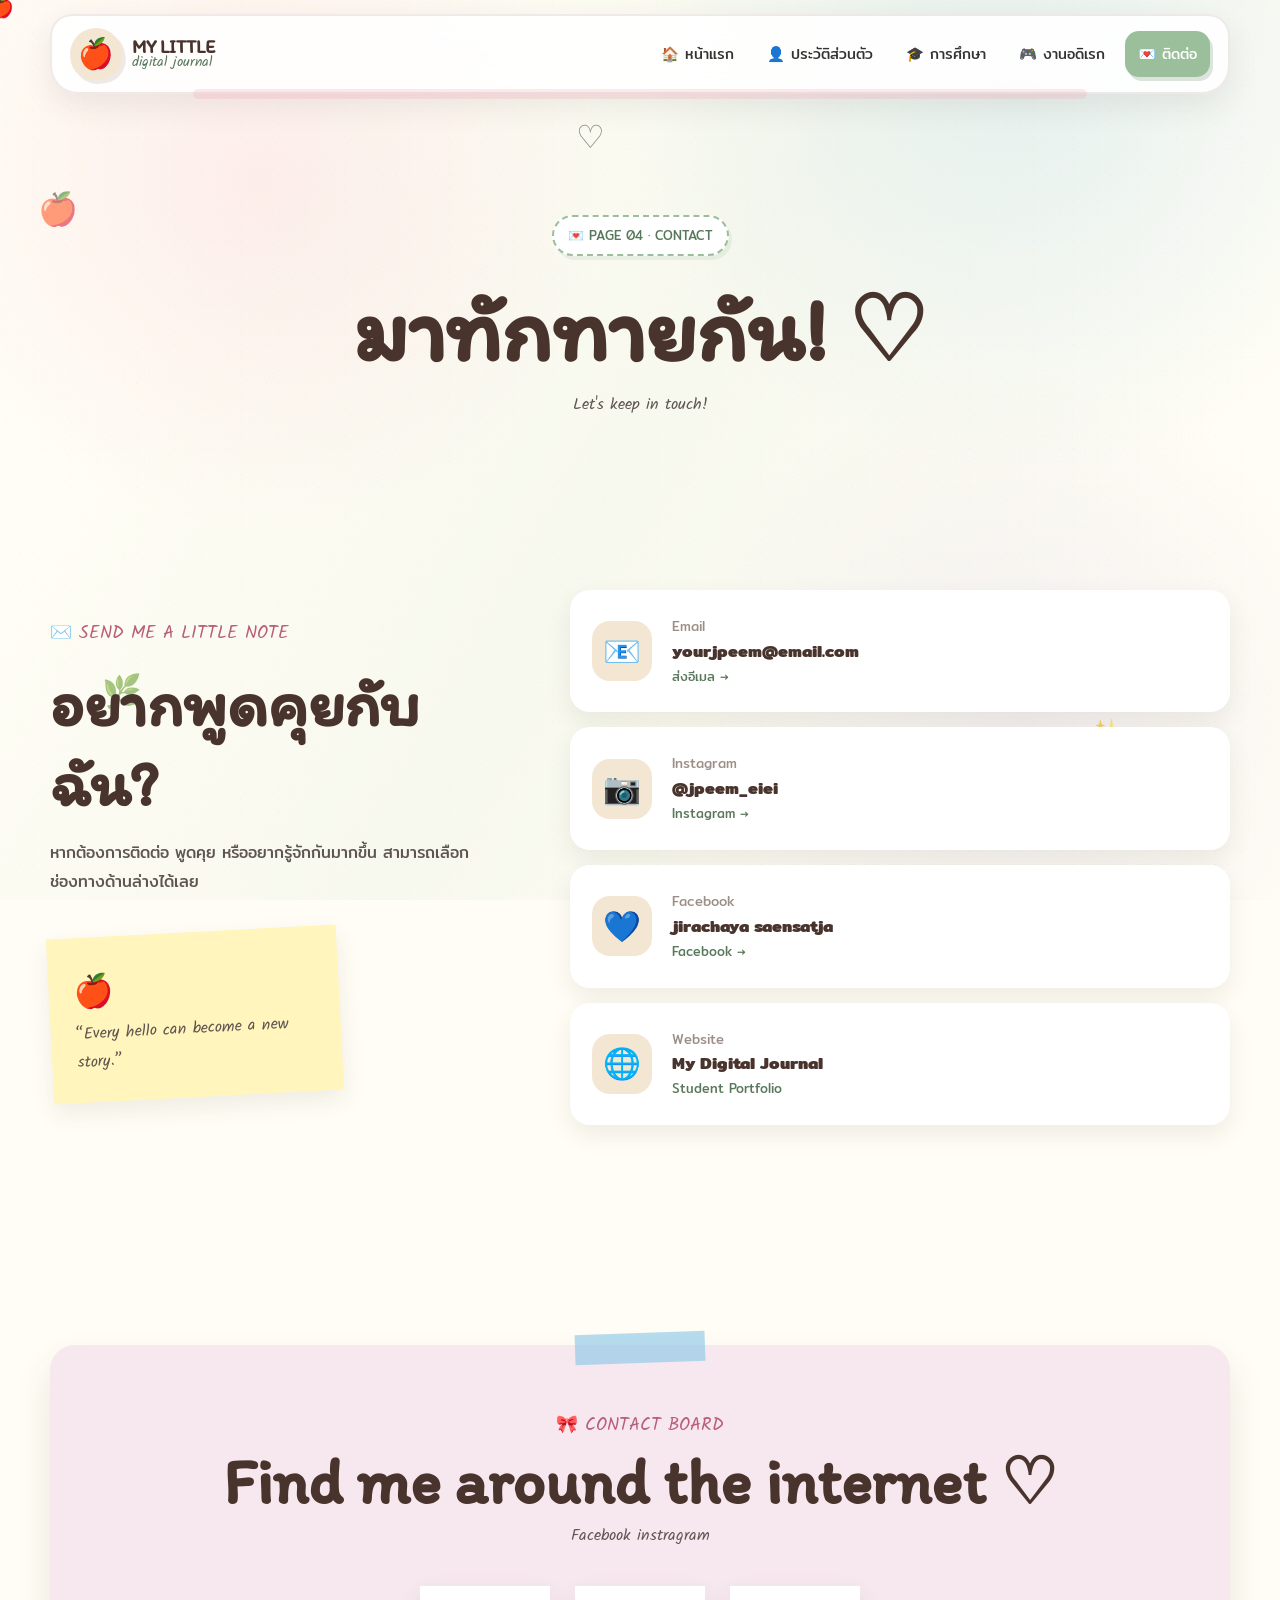
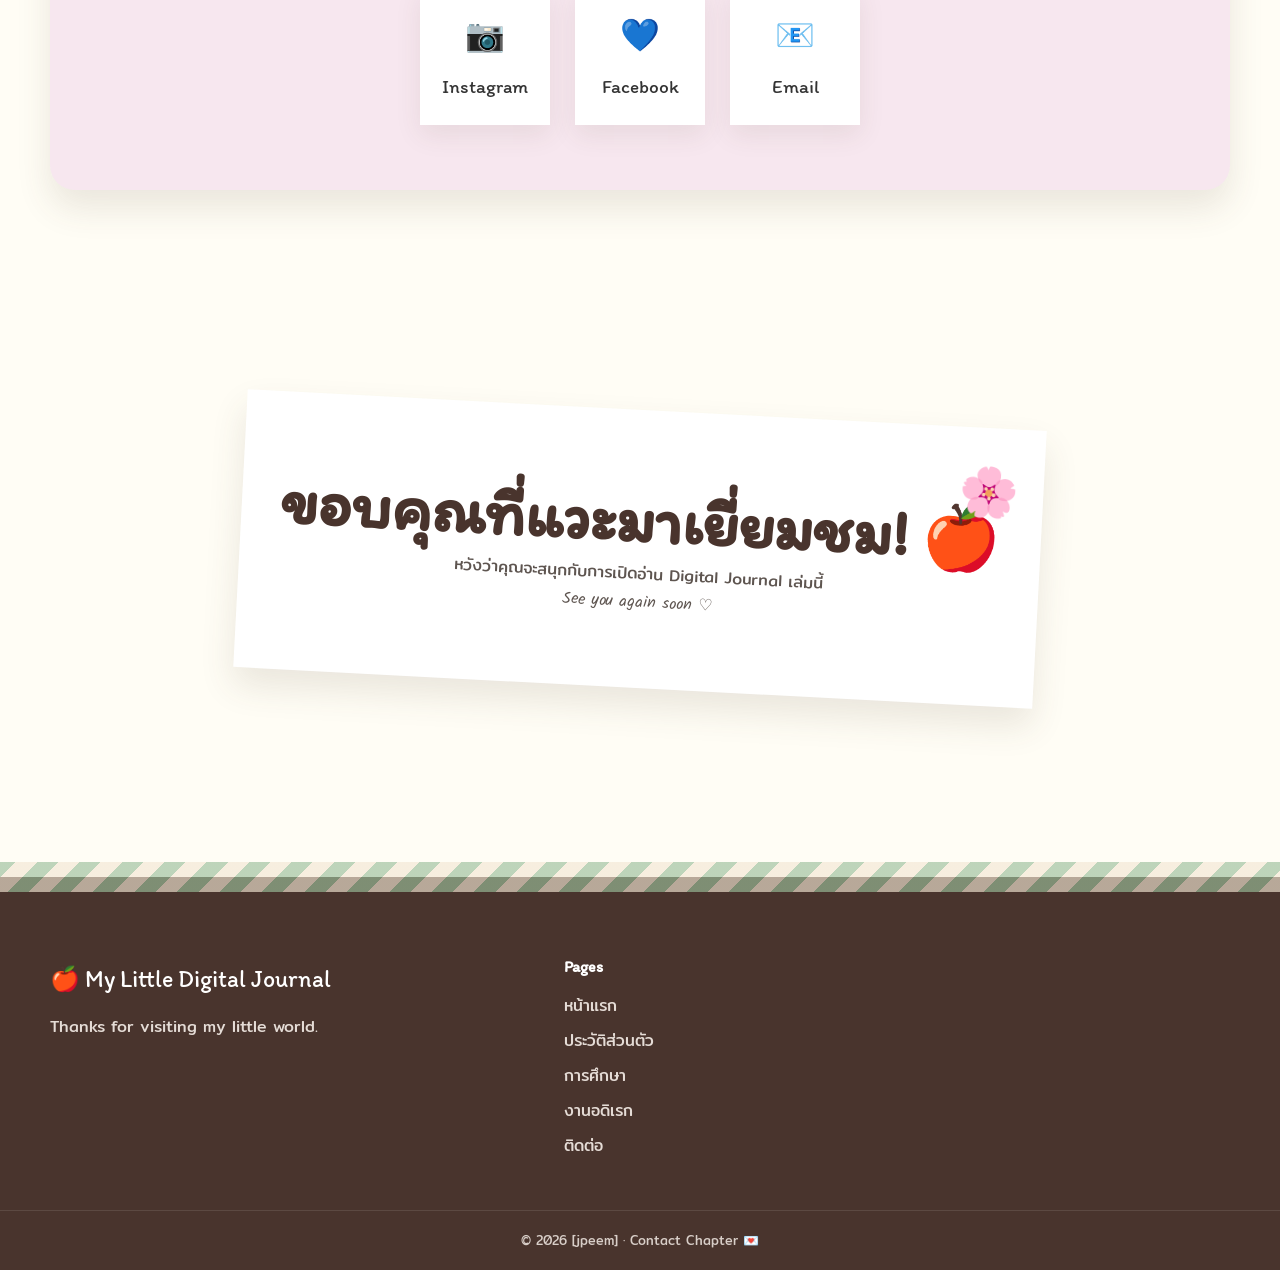
<file: contact.html>
<!DOCTYPE html>
<html lang="th">

<head>

    <meta charset="UTF-8">

    <meta name="viewport"
          content="width=device-width, initial-scale=1.0">

    <title>ติดต่อ | My Little Digital Journal</title>

    <link rel="preconnect" href="https://fonts.googleapis.com">
    <link rel="preconnect" href="https://fonts.gstatic.com" crossorigin>

    <link href="https://fonts.googleapis.com/css2?family=Itim&family=Kalam:wght@400;700&family=Mitr:wght@300;400;500;600&display=swap"
          rel="stylesheet">

    <link rel="stylesheet" href="style.css">

</head>

<body>

    <div class="paper-background"></div>

    <div class="floating-decoration decoration-1">🍎</div>
    <div class="floating-decoration decoration-3">🌿</div>
    <div class="floating-decoration decoration-4">✨</div>
    <div class="floating-decoration decoration-5">♡</div>
    <div class="floating-decoration decoration-7">🎀</div>


    <header class="site-header">

        <nav class="navbar container">

            <a href="index.html" class="brand">

                <span class="brand-apple">🍎</span>

                <span class="brand-text">
                    <strong>MY LITTLE</strong>
                    <small>digital journal</small>
                </span>

            </a>

            <button class="menu-toggle"
                    aria-label="เปิดเมนู"
                    aria-expanded="false">

                <span></span>
                <span></span>
                <span></span>

            </button>

            <div class="nav-menu">

                <a href="index.html" class="nav-link">
                    🏠 หน้าแรก
                </a>

                <a href="profile.html" class="nav-link">
                    👤 ประวัติส่วนตัว
                </a>

                <a href="education.html" class="nav-link">
                    🎓 การศึกษา
                </a>

                <a href="hobby.html" class="nav-link">
                    🎮 งานอดิเรก
                </a>

                <a href="contact.html" class="nav-link active">
                    💌 ติดต่อ
                </a>

            </div>

        </nav>

    </header>


    <main>

        <section class="page-hero section">

            <div class="container">

                <div class="page-title reveal">

                    <span class="mini-label">
                        💌 PAGE 04 · CONTACT
                    </span>

                    <h1>
                        มาทักทายกัน! ♡
                    </h1>

                    <p class="handwriting">
                        Let's keep in touch!
                    </p>

                </div>

            </div>

        </section>


        <section class="section">

            <div class="container contact-layout">

                <!-- CONTACT INTRO -->

                <div class="contact-intro reveal slide-left">

                    <span class="section-kicker">
                        ✉️ SEND ME A LITTLE NOTE
                    </span>

                    <h2>
                        อยากพูดคุยกับฉัน?
                    </h2>

                    <p>
                        หากต้องการติดต่อ พูดคุย
                        หรืออยากรู้จักกันมากขึ้น
                        สามารถเลือกช่องทางด้านล่างได้เลย
                    </p>


                    <div class="contact-note rotate-left">

                        <span>🍎</span>

                        <p class="handwriting">
                            “Every hello can become
                            a new story.”
                        </p>

                    </div>

                </div>


                <!-- CONTACT CARDS -->

                <div class="contact-cards reveal slide-right">

                    <a href="mailto:your@email.com"
                       class="contact-card">

                        <div class="contact-card-icon">
                            📧
                        </div>

                        <div>
                            <small>Email</small>
                            <h3>
                                yourjpeem@email.com
                            </h3>
                            <span>
                                ส่งอีเมล →
                            </span>
                        </div>

                    </a>


                    <a href="#"
                       class="contact-card">

                        <div class="contact-card-icon">
                            📷
                        </div>

                        <div>
                            <small>Instagram</small>
                            <h3>
                                @jpeem_eiei
                            </h3>
                            <span>
                                Instagram →
                            </span>
                        </div>

                    </a>


                    <a href="#"
                       class="contact-card">

                        <div class="contact-card-icon">
                            💙
                        </div>

                        <div>
                            <small>Facebook</small>
                            <h3>
                                jirachaya saensatja
                            </h3>
                            <span>
                                Facebook →
                            </span>
                        </div>

                    </a>


                    <div class="contact-card static-card">

                        <div class="contact-card-icon">
                            🌐
                        </div>

                        <div>
                            <small>Website</small>
                            <h3>
                                My Digital Journal
                            </h3>
                            <span>
                                Student Portfolio
                            </span>
                        </div>

                    </div>

                </div>

            </div>

        </section>


        <!-- SOCIAL STICKER BOARD -->

        <section class="section">

            <div class="container">

                <div class="contact-board reveal scale-in">

                    <div class="board-tape"></div>

                    <span class="section-kicker">
                        🎀 CONTACT BOARD
                    </span>

                    <h2>
                        Find me around the internet ♡
                    </h2>

                    <p class="handwriting">
                        Facebook instragram
                    </p>

                    <div class="social-row">

                        <a href="#"
                           class="social-sticker instagram">
                            📷
                            <span>Instagram</span>
                        </a>

                        <a href="#"
                           class="social-sticker facebook">
                            💙
                            <span>Facebook</span>
                        </a>

                        <a href="mailto:your@email.com"
                           class="social-sticker email">
                            📧
                            <span>Email</span>
                        </a>

                    </div>

                </div>

            </div>

        </section>


        <!-- END -->

        <section class="section">

            <div class="container">

                <div class="goodbye-paper reveal rotate-right">

                    <div class="goodbye-flower">
                        🌸
                    </div>

                    <h2>
                        ขอบคุณที่แวะมาเยี่ยมชม! 🍎
                    </h2>

                    <p>
                        หวังว่าคุณจะสนุกกับการเปิดอ่าน
                        Digital Journal เล่มนี้
                    </p>

                    <p class="handwriting">
                        See you again soon ♡
                    </p>

                </div>

            </div>

        </section>

    </main>


    <footer class="site-footer">

        <div class="container footer-grid">

            <div>

                <div class="footer-brand">
                    🍎 My Little Digital Journal
                </div>

                <p>
                    Thanks for visiting my little world.
                </p>

            </div>

            <div>

                <h4>Pages</h4>

                <div class="footer-links">
                    <a href="index.html">หน้าแรก</a>
                    <a href="profile.html">ประวัติส่วนตัว</a>
                    <a href="education.html">การศึกษา</a>
                    <a href="hobby.html">งานอดิเรก</a>
                    <a href="contact.html">ติดต่อ</a>
                </div>

            </div>

        </div>

        <div class="footer-bottom">
            © 2026 [jpeem] · Contact Chapter 💌
        </div>

    </footer>


    <script src="script.js"></script>

</body>
</html>
</file>
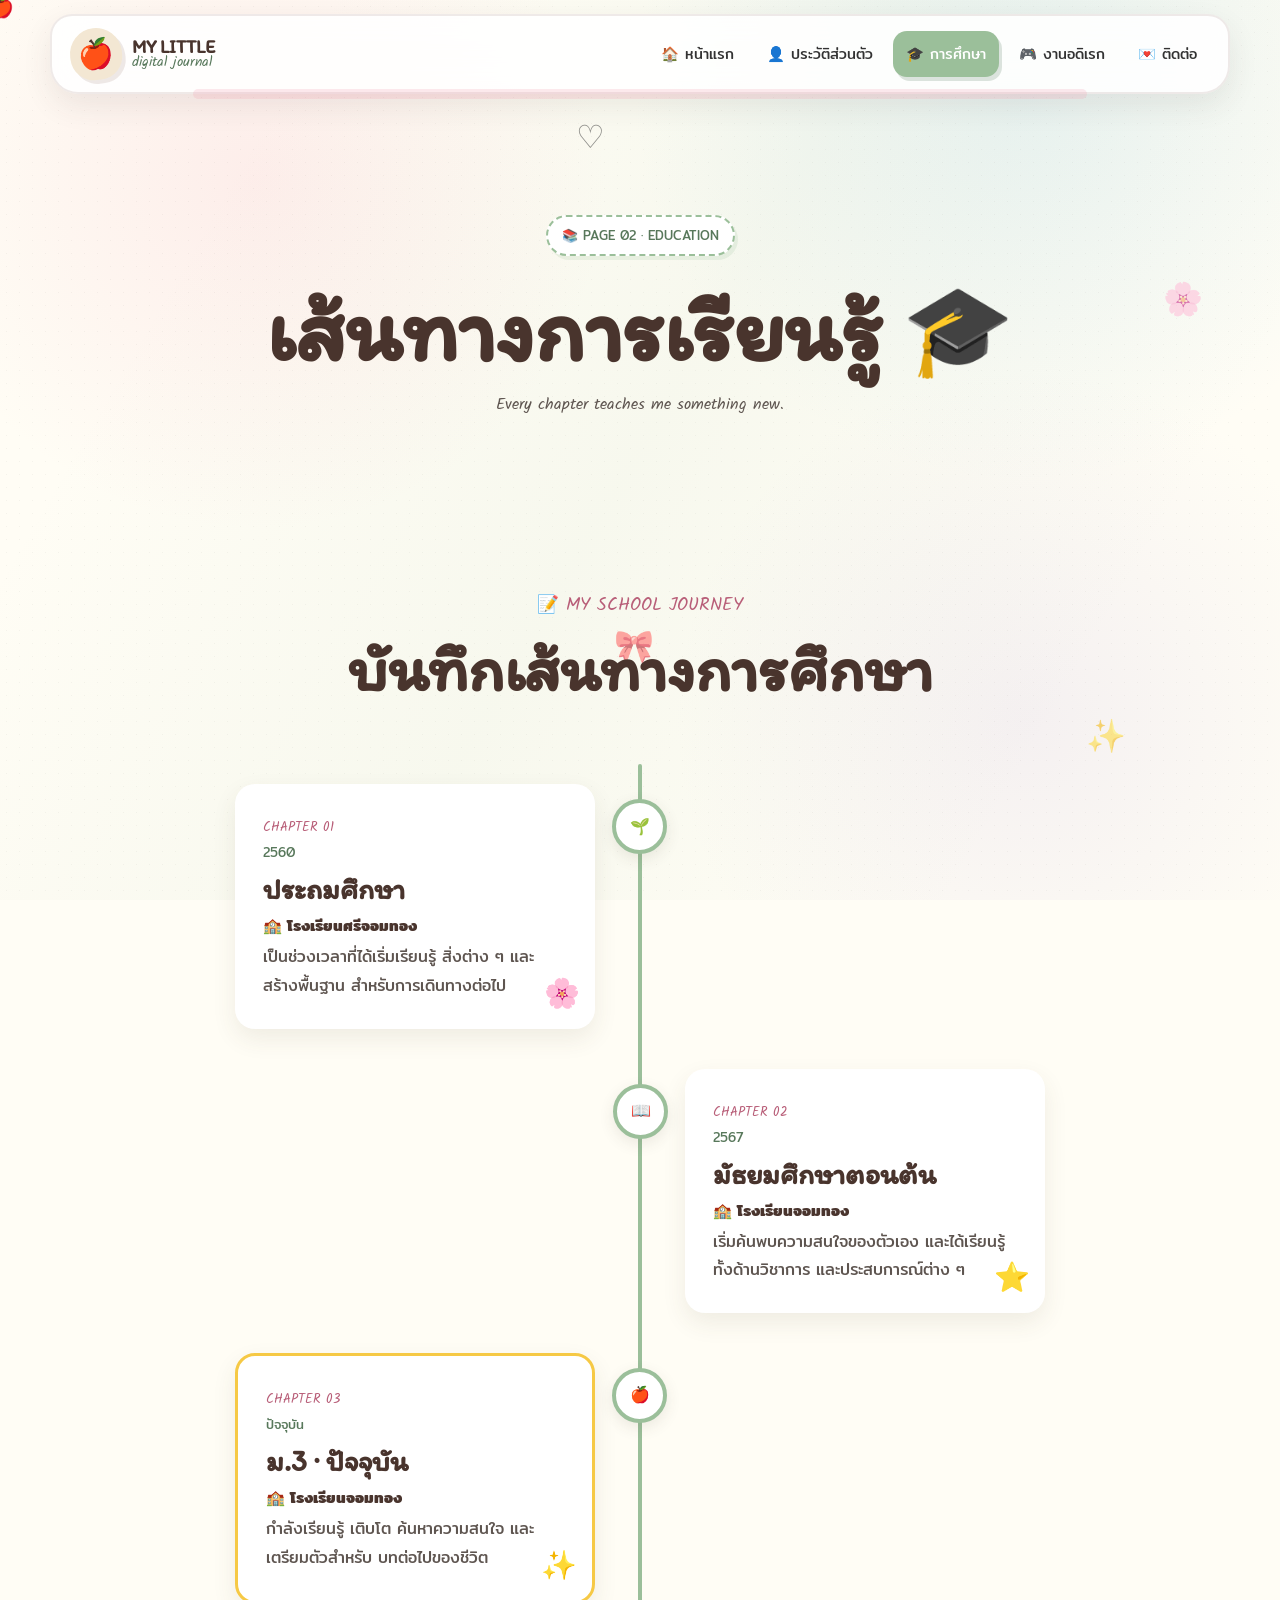
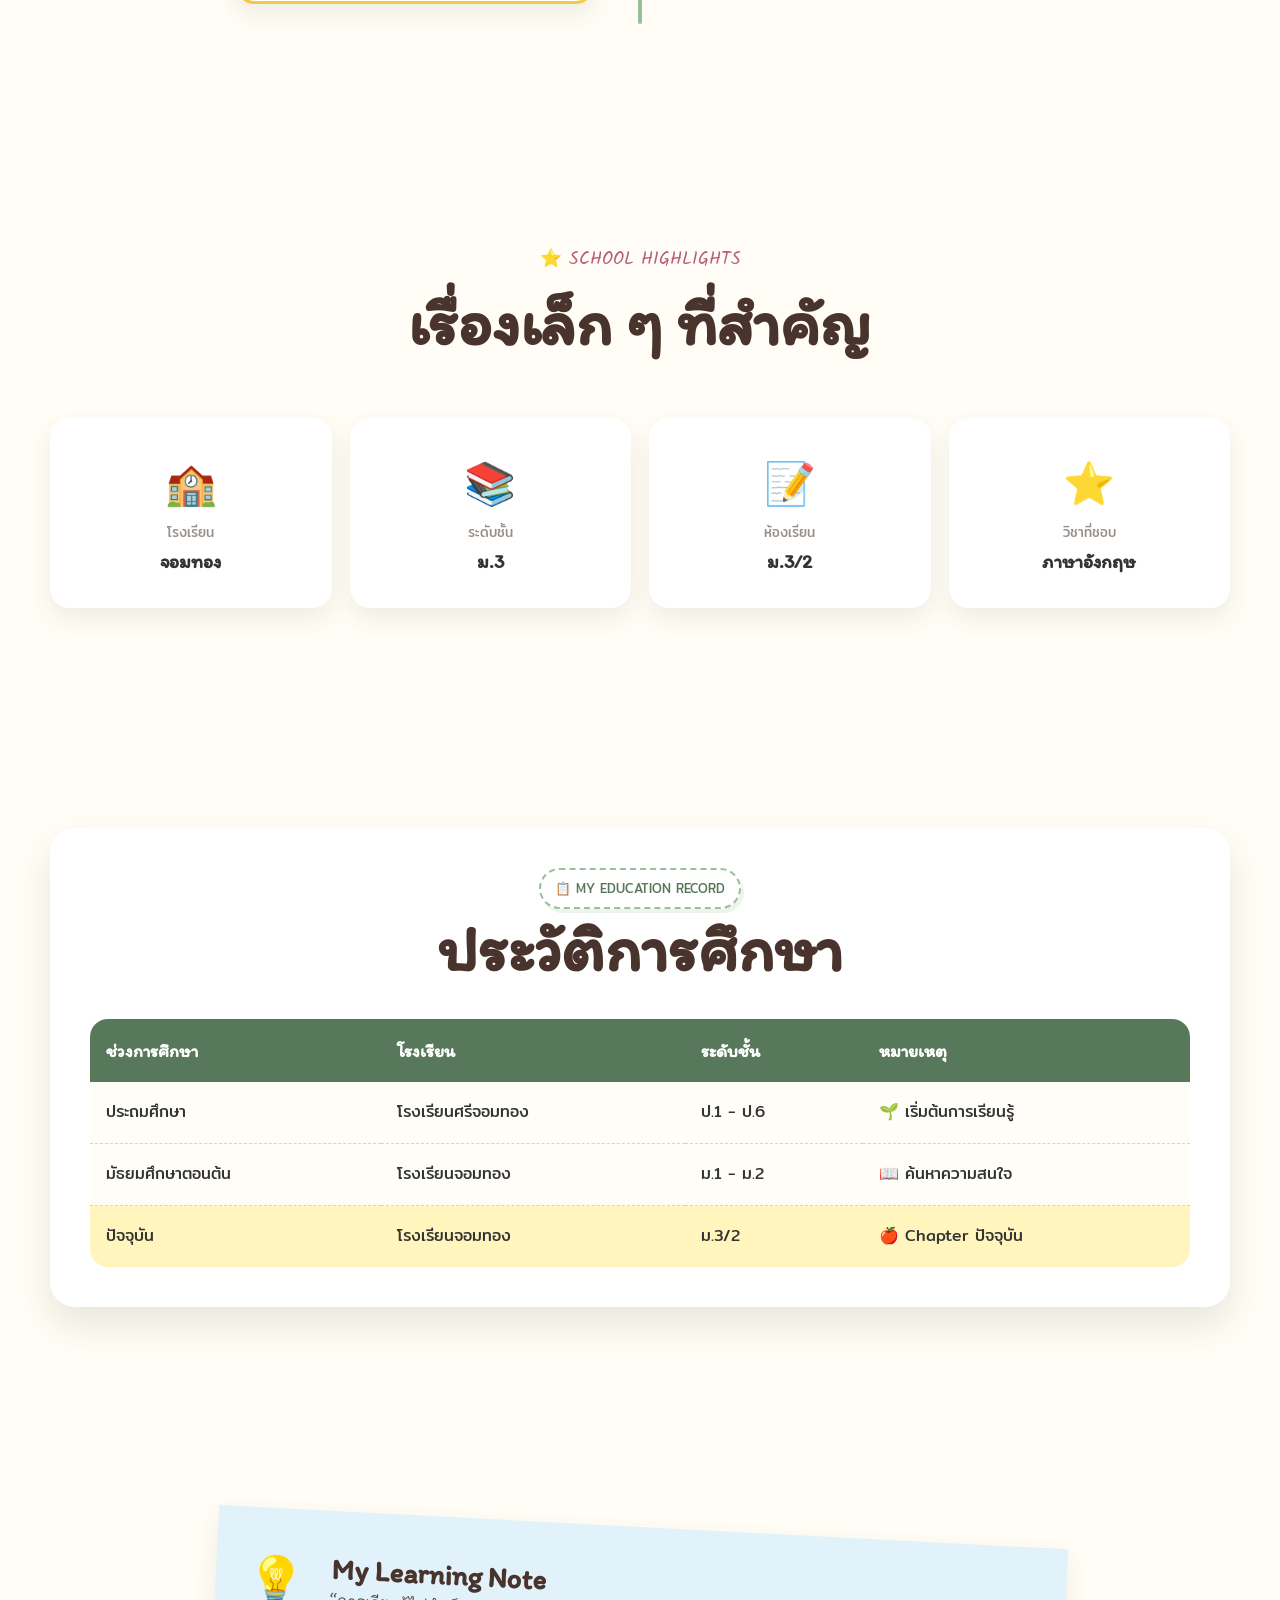
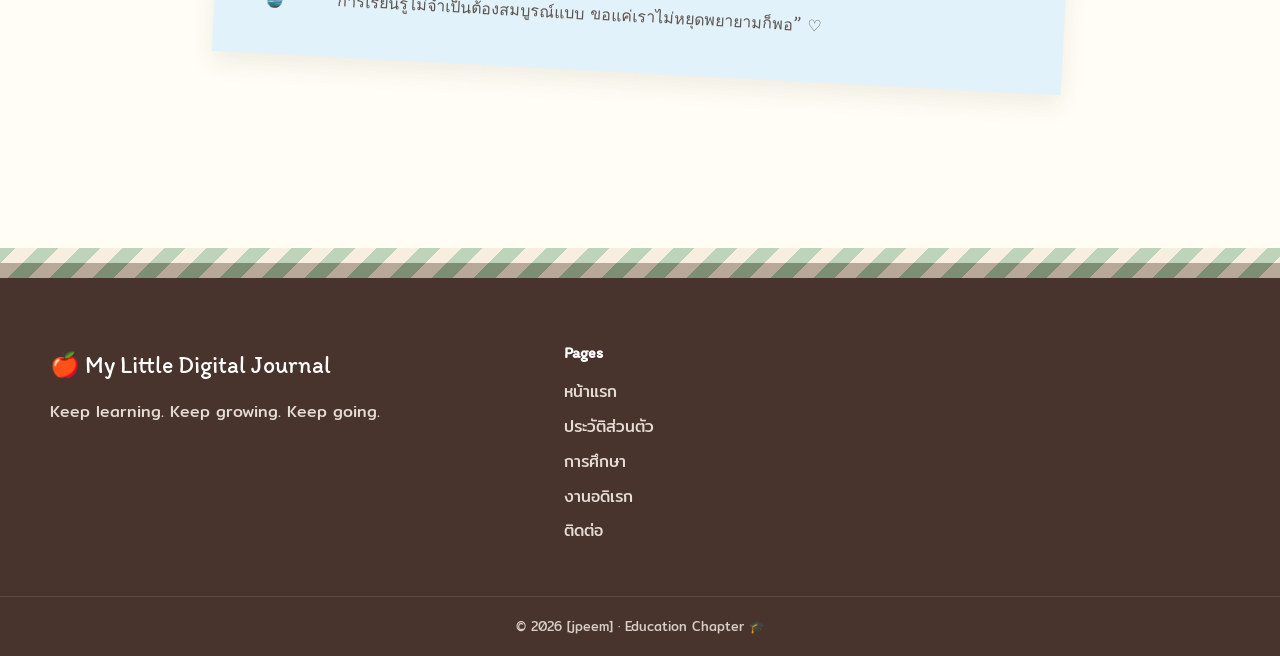
<file: education.html>
<!DOCTYPE html>
<html lang="th">

<head>

    <meta charset="UTF-8">

    <meta name="viewport"
          content="width=device-width, initial-scale=1.0">

    <title>การศึกษา | My Little Digital Journal</title>

    <link rel="preconnect" href="https://fonts.googleapis.com">
    <link rel="preconnect" href="https://fonts.gstatic.com" crossorigin>

    <link href="https://fonts.googleapis.com/css2?family=Itim&family=Kalam:wght@400;700&family=Mitr:wght@300;400;500;600&display=swap"
          rel="stylesheet">

    <link rel="stylesheet" href="style.css">

</head>

<body>

    <div class="paper-background"></div>

    <div class="floating-decoration decoration-2">🌸</div>
    <div class="floating-decoration decoration-4">✨</div>
    <div class="floating-decoration decoration-5">♡</div>
    <div class="floating-decoration decoration-7">🎀</div>


    <header class="site-header">

        <nav class="navbar container">

            <a href="index.html" class="brand">

                <span class="brand-apple">🍎</span>

                <span class="brand-text">
                    <strong>MY LITTLE</strong>
                    <small>digital journal</small>
                </span>

            </a>

            <button class="menu-toggle"
                    aria-label="เปิดเมนู"
                    aria-expanded="false">

                <span></span>
                <span></span>
                <span></span>

            </button>

            <div class="nav-menu">

                <a href="index.html" class="nav-link">
                    🏠 หน้าแรก
                </a>

                <a href="profile.html" class="nav-link">
                    👤 ประวัติส่วนตัว
                </a>

                <a href="education.html" class="nav-link active">
                    🎓 การศึกษา
                </a>

                <a href="hobby.html" class="nav-link">
                    🎮 งานอดิเรก
                </a>

                <a href="contact.html" class="nav-link">
                    💌 ติดต่อ
                </a>

            </div>

        </nav>

    </header>


    <main>

        <section class="page-hero section">

            <div class="container">

                <div class="page-title reveal">

                    <span class="mini-label">
                        📚 PAGE 02 · EDUCATION
                    </span>

                    <h1>
                        เส้นทางการเรียนรู้ 🎓
                    </h1>

                    <p class="handwriting">
                        Every chapter teaches me something new.
                    </p>

                </div>

            </div>

        </section>


        <!-- TIMELINE -->

        <section class="section">

            <div class="container">

                <div class="section-heading reveal">

                    <span class="section-kicker">
                        📝 MY SCHOOL JOURNEY
                    </span>

                    <h2>
                        บันทึกเส้นทางการศึกษา
                    </h2>

                </div>


                <div class="timeline">

                    <div class="timeline-item reveal slide-left">

                        <div class="timeline-dot">
                            🌱
                        </div>

                        <div class="timeline-card paper-card">

                            <span class="timeline-number">
                                CHAPTER 01
                            </span>

                            <span class="timeline-year">
                                2560
                            </span>

                            <h3>
                                ประถมศึกษา
                            </h3>

                            <h4>
                                🏫 โรงเรียนศรีจอมทอง
                            </h4>

                            <p>
                                เป็นช่วงเวลาที่ได้เริ่มเรียนรู้
                                สิ่งต่าง ๆ และสร้างพื้นฐาน
                                สำหรับการเดินทางต่อไป
                            </p>

                            <div class="timeline-sticker">
                                🌸
                            </div>

                        </div>

                    </div>


                    <div class="timeline-item reveal slide-right">

                        <div class="timeline-dot">
                            📖
                        </div>

                        <div class="timeline-card paper-card">

                            <span class="timeline-number">
                                CHAPTER 02
                            </span>

                            <span class="timeline-year">
                                2567
                            </span>

                            <h3>
                                มัธยมศึกษาตอนต้น
                            </h3>

                            <h4>
                                🏫 โรงเรียนจอมทอง
                            </h4>

                            <p>
                                เริ่มค้นพบความสนใจของตัวเอง
                                และได้เรียนรู้ทั้งด้านวิชาการ
                                และประสบการณ์ต่าง ๆ
                            </p>

                            <div class="timeline-sticker">
                                ⭐
                            </div>

                        </div>

                    </div>


                    <div class="timeline-item reveal slide-left">

                        <div class="timeline-dot">
                            🍎
                        </div>

                        <div class="timeline-card paper-card current">

                            <span class="timeline-number">
                                CHAPTER 03
                            </span>

                            <span class="timeline-year">
                                ปัจจุบัน
                            </span>

                            <h3>
                                ม.3 · ปัจจุบัน
                            </h3>

                            <h4>
                                🏫 โรงเรียนจอมทอง
                            </h4>

                            <p>
                                กำลังเรียนรู้ เติบโต
                                ค้นหาความสนใจ
                                และเตรียมตัวสำหรับ
                                บทต่อไปของชีวิต
                            </p>

                            <div class="timeline-sticker">
                                ✨
                            </div>

                        </div>

                    </div>

                </div>

            </div>

        </section>


        <!-- HIGHLIGHTS -->

        <section class="section">

            <div class="container">

                <div class="section-heading reveal">

                    <span class="section-kicker">
                        ⭐ SCHOOL HIGHLIGHTS
                    </span>

                    <h2>
                        เรื่องเล็ก ๆ ที่สำคัญ
                    </h2>

                </div>


                <div class="highlight-grid">

                    <div class="highlight-item reveal">
                        <span>🏫</span>
                        <small>โรงเรียน</small>
                        <strong>จอมทอง</strong>
                    </div>

                    <div class="highlight-item reveal delay-1">
                        <span>📚</span>
                        <small>ระดับชั้น</small>
                        <strong>ม.3</strong>
                    </div>

                    <div class="highlight-item reveal delay-2">
                        <span>📝</span>
                        <small>ห้องเรียน</small>
                        <strong>ม.3/2</strong>
                    </div>

                    <div class="highlight-item reveal delay-3">
                        <span>⭐</span>
                        <small>วิชาที่ชอบ</small>
                        <strong>ภาษาอังกฤษ</strong>
                    </div>

                </div>

            </div>

        </section>


        <!-- TABLE -->

        <section class="section">

            <div class="container">

                <div class="education-table-paper reveal">

                    <div class="table-title">

                        <span class="mini-label">
                            📋 MY EDUCATION RECORD
                        </span>

                        <h2>
                            ประวัติการศึกษา
                        </h2>

                    </div>


                    <div class="table-wrapper">

                        <table>

                            <thead>

                                <tr>
                                    <th>ช่วงการศึกษา</th>
                                    <th>โรงเรียน</th>
                                    <th>ระดับชั้น</th>
                                    <th>หมายเหตุ</th>
                                </tr>

                            </thead>

                            <tbody>

                                <tr>
                                    <td>ประถมศึกษา</td>
                                    <td>โรงเรียนศรีจอมทอง</td>
                                    <td>ป.1 - ป.6</td>
                                    <td>🌱 เริ่มต้นการเรียนรู้</td>
                                </tr>

                                <tr>
                                    <td>มัธยมศึกษาตอนต้น</td>
                                    <td>โรงเรียนจอมทอง</td>
                                    <td>ม.1 - ม.2</td>
                                    <td>📖 ค้นหาความสนใจ</td>
                                </tr>

                                <tr class="current-row">
                                    <td>ปัจจุบัน</td>
                                    <td>โรงเรียนจอมทอง</td>
                                    <td>ม.3/2</td>
                                    <td>🍎 Chapter ปัจจุบัน</td>
                                </tr>

                            </tbody>

                        </table>

                    </div>

                </div>

            </div>

        </section>


        <section class="section">

            <div class="container">

                <div class="study-note reveal rotate-right">

                    <div class="study-note-icon">
                        💡
                    </div>

                    <div>

                        <h3>
                            My Learning Note
                        </h3>

                        <p class="handwriting">
                            “การเรียนรู้ไม่จำเป็นต้องสมบูรณ์แบบ
                            ขอแค่เราไม่หยุดพยายามก็พอ” ♡
                        </p>

                    </div>

                </div>

            </div>

        </section>

    </main>


    <footer class="site-footer">

        <div class="container footer-grid">

            <div>

                <div class="footer-brand">
                    🍎 My Little Digital Journal
                </div>

                <p>
                    Keep learning. Keep growing. Keep going.
                </p>

            </div>

            <div>

                <h4>Pages</h4>

                <div class="footer-links">
                    <a href="index.html">หน้าแรก</a>
                    <a href="profile.html">ประวัติส่วนตัว</a>
                    <a href="education.html">การศึกษา</a>
                    <a href="hobby.html">งานอดิเรก</a>
                    <a href="contact.html">ติดต่อ</a>
                </div>

            </div>

        </div>

        <div class="footer-bottom">
            © 2026 [jpeem] · Education Chapter 🎓
        </div>

    </footer>


    <script src="script.js"></script>

</body>
</html>
</file>
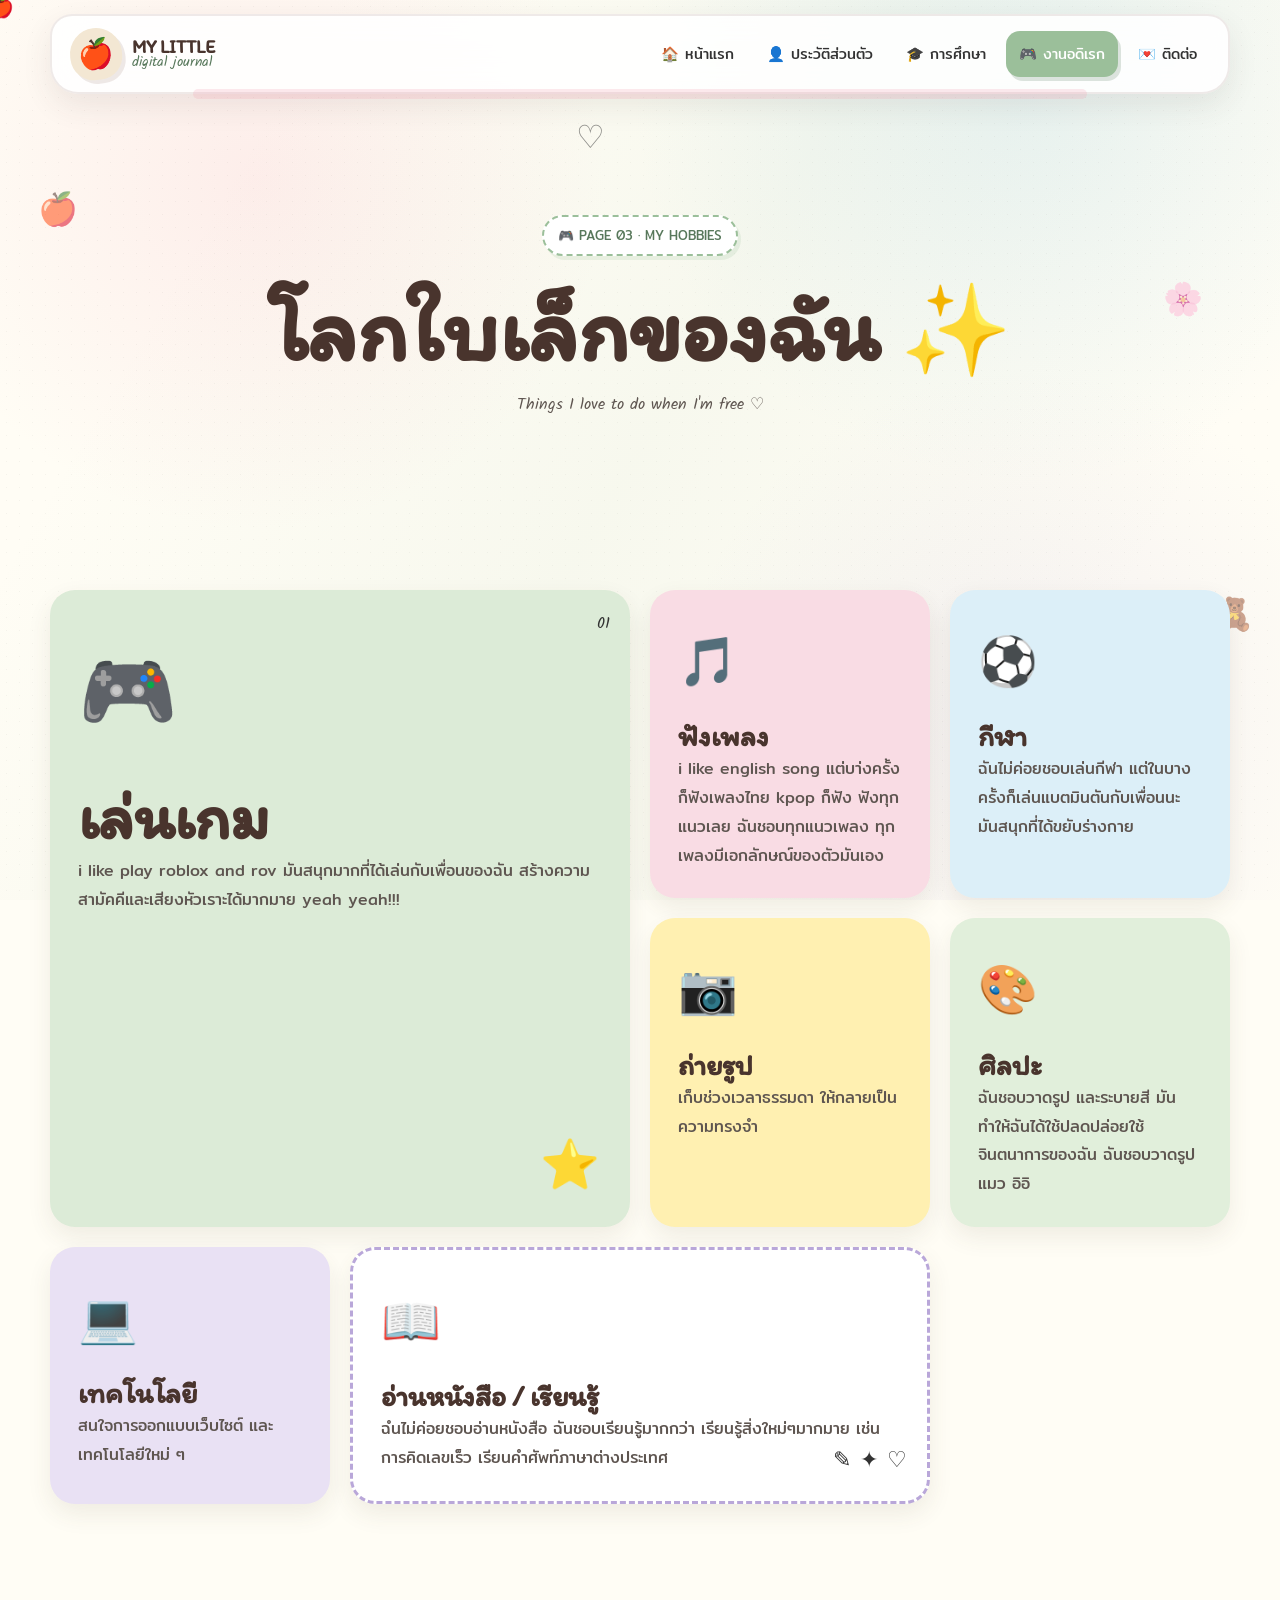
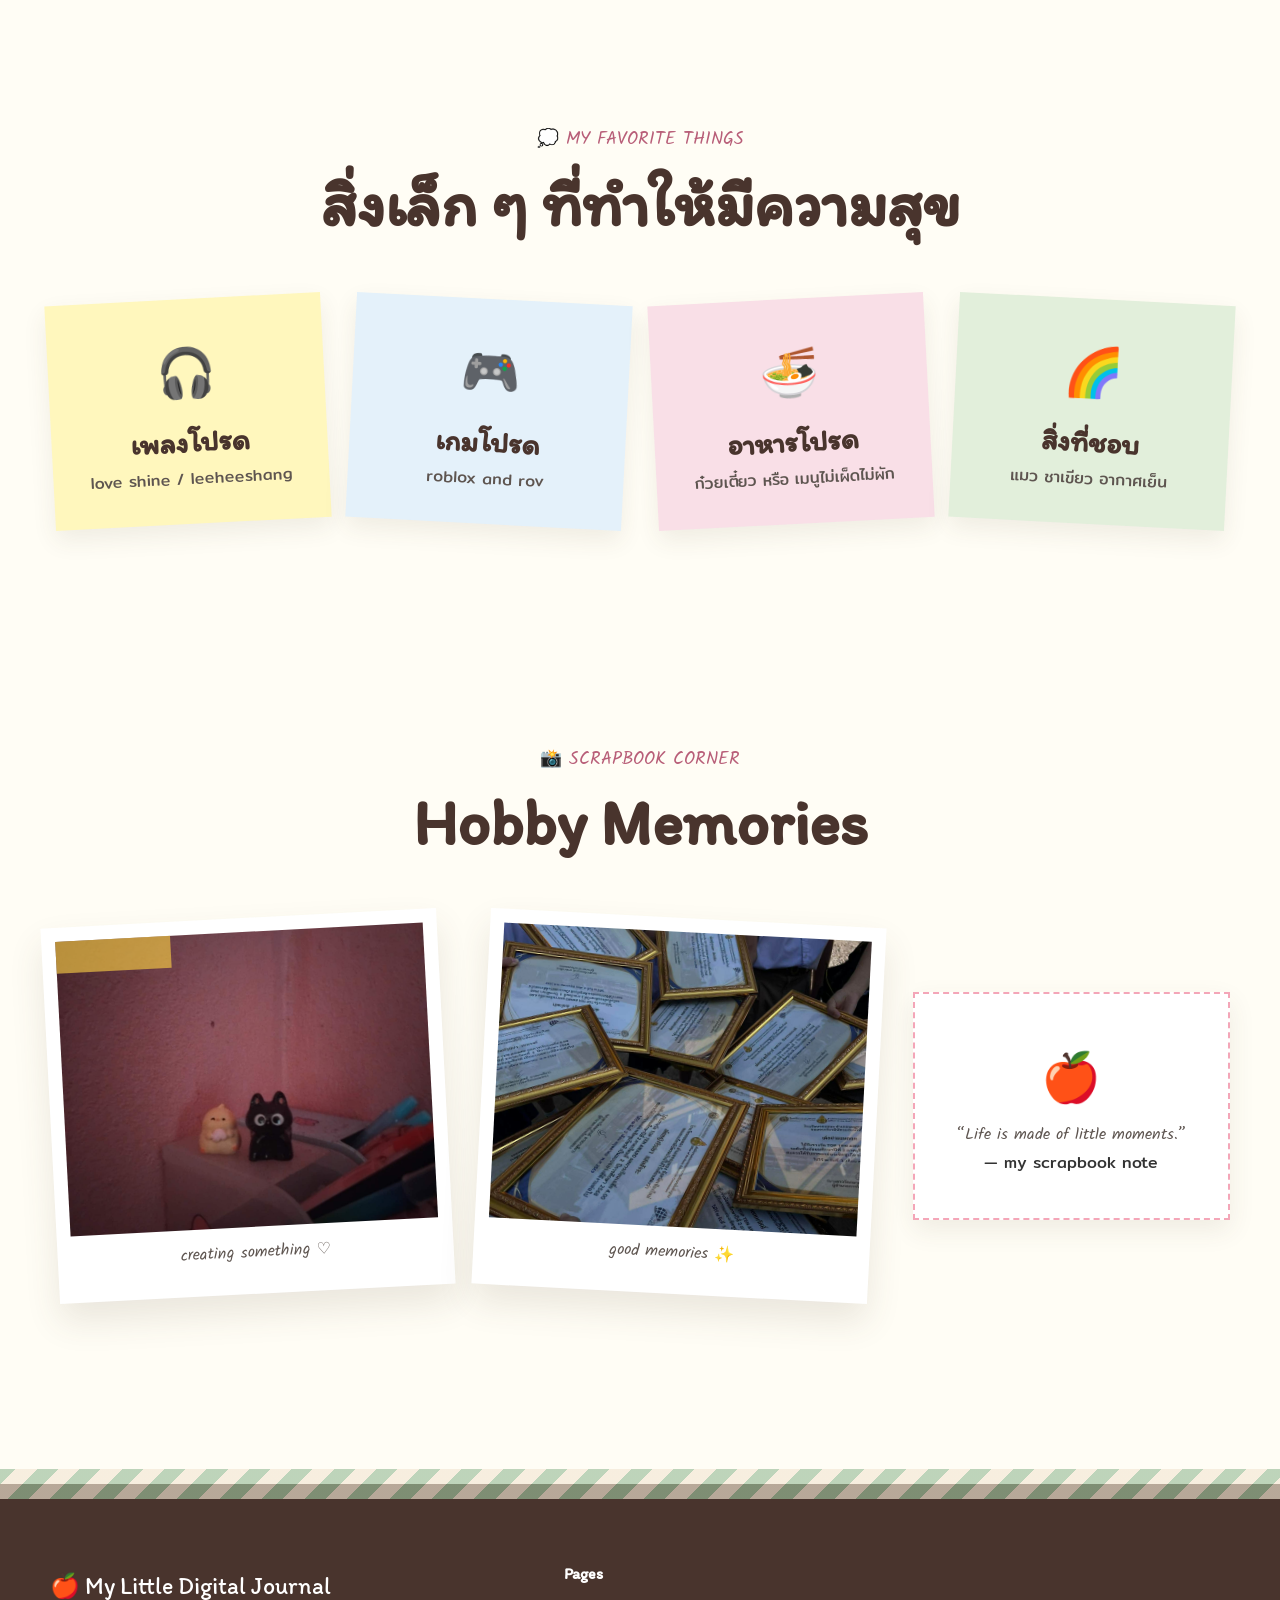
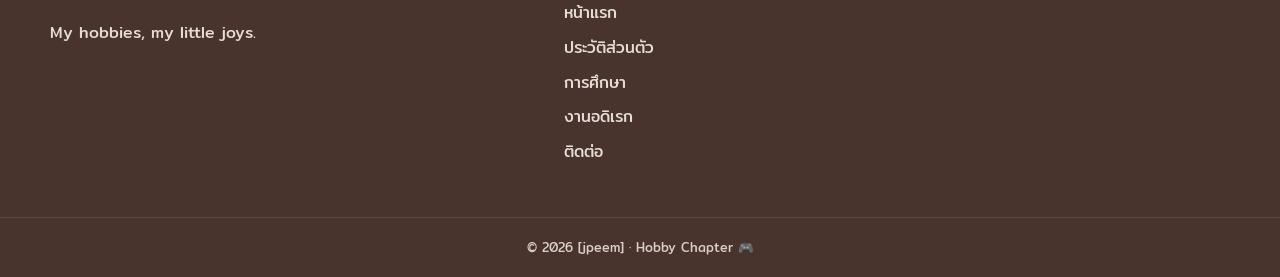
<file: hobby.html>
<!DOCTYPE html>
<html lang="th">

<head>

    <meta charset="UTF-8">

    <meta name="viewport"
          content="width=device-width, initial-scale=1.0">

    <title>งานอดิเรก | My Little Digital Journal</title>

    <link rel="preconnect" href="https://fonts.googleapis.com">
    <link rel="preconnect" href="https://fonts.gstatic.com" crossorigin>

    <link href="https://fonts.googleapis.com/css2?family=Itim&family=Kalam:wght@400;700&family=Mitr:wght@300;400;500;600&display=swap"
          rel="stylesheet">

    <link rel="stylesheet" href="style.css">

</head>

<body>

    <div class="paper-background"></div>

    <div class="floating-decoration decoration-1">🍎</div>
    <div class="floating-decoration decoration-2">🌸</div>
    <div class="floating-decoration decoration-4">✨</div>
    <div class="floating-decoration decoration-5">♡</div>
    <div class="floating-decoration decoration-8">🧸</div>


    <header class="site-header">

        <nav class="navbar container">

            <a href="index.html" class="brand">

                <span class="brand-apple">🍎</span>

                <span class="brand-text">
                    <strong>MY LITTLE</strong>
                    <small>digital journal</small>
                </span>

            </a>

            <button class="menu-toggle"
                    aria-label="เปิดเมนู"
                    aria-expanded="false">

                <span></span>
                <span></span>
                <span></span>

            </button>

            <div class="nav-menu">

                <a href="index.html" class="nav-link">
                    🏠 หน้าแรก
                </a>

                <a href="profile.html" class="nav-link">
                    👤 ประวัติส่วนตัว
                </a>

                <a href="education.html" class="nav-link">
                    🎓 การศึกษา
                </a>

                <a href="hobby.html" class="nav-link active">
                    🎮 งานอดิเรก
                </a>

                <a href="contact.html" class="nav-link">
                    💌 ติดต่อ
                </a>

            </div>

        </nav>

    </header>


    <main>

        <section class="page-hero section">

            <div class="container">

                <div class="page-title reveal">

                    <span class="mini-label">
                        🎮 PAGE 03 · MY HOBBIES
                    </span>

                    <h1>
                        โลกใบเล็กของฉัน ✨
                    </h1>

                    <p class="handwriting">
                        Things I love to do when I'm free ♡
                    </p>

                </div>

            </div>

        </section>


        <!-- HOBBY BENTO -->

        <section class="section">

            <div class="container">

                <div class="hobby-bento">

                    <article class="hobby-card hobby-main reveal">

                        <div class="hobby-number">
                            01
                        </div>

                        <div class="hobby-icon">
                            🎮
                        </div>

                        <h2>
                            เล่นเกม
                        </h2>

                        <p>
                            i like play roblox and rov มันสนุกมากที่ได้เล่นกับเพื่อนของฉัน สร้างความสามัคคีและเสียงหัวเราะได้มากมาย yeah yeah!!!
                        </p>

                        <div class="hobby-decoration">
                            ⭐
                        </div>

                    </article>


                    <article class="hobby-card hobby-pink reveal delay-1">

                        <div class="hobby-icon">
                            🎵
                        </div>

                        <h3>
                            ฟังเพลง
                        </h3>

                        <p>
                            i like english song แต่บา่งครั้งก็ฟังเพลงไทย kpop ก็ฟัง ฟังทุกแนวเลย ฉันชอบทุกแนวเพลง ทุกเพลงมีเอกลักษณ์ของตัวมันเอง
                        </p>

                    </article>


                    <article class="hobby-card hobby-blue reveal delay-2">

                        <div class="hobby-icon">
                            ⚽
                        </div>

                        <h3>
                            กีฬา
                        </h3>

                        <p>
                            ฉันไม่ค่อยชอบเล่นกีฬา แต่ในบางครั้งก็เล่นแบตมินตันกับเพื่อนนะ มันสนุกที่ได้ขยับร่างกาย 
                        </p>

                    </article>


                    <article class="hobby-card hobby-yellow reveal delay-1">

                        <div class="hobby-icon">
                            📷
                        </div>

                        <h3>
                            ถ่ายรูป
                        </h3>

                        <p>
                            เก็บช่วงเวลาธรรมดา
                            ให้กลายเป็นความทรงจำ
                        </p>

                    </article>


                    <article class="hobby-card hobby-green reveal delay-2">

                        <div class="hobby-icon">
                            🎨
                        </div>

                        <h3>
                            ศิลปะ
                        </h3>

                        <p>
                           ฉันชอบวาดรูป และระบายสี มันทำให้ฉันได้ใช้ปลดปล่อยใช้จินตนาการของฉัน ฉันชอบวาดรูปแมว อิอิ
                        </p>

                    </article>


                    <article class="hobby-card hobby-purple reveal delay-3">

                        <div class="hobby-icon">
                            💻
                        </div>

                        <h3>
                            เทคโนโลยี
                        </h3>

                        <p>
                            สนใจการออกแบบเว็บไซต์
                            และเทคโนโลยีใหม่ ๆ
                        </p>

                    </article>


                    <article class="hobby-card hobby-wide reveal delay-4">

                        <div class="hobby-icon">
                            📖
                        </div>

                        <div>

                            <h3>
                                อ่านหนังสือ / เรียนรู้
                            </h3>

                            <p>
                               ฉํนไม่ค่อยชอบอ่านหนังสือ ฉันชอบเรียนรู้มากกว่า เรียนรู้สิ่งใหม่ๆมากมาย เช่น การคิดเลขเร็ว เรียนคำศัพท์ภาษาต่างประเทศ
                            </p>

                        </div>

                        <span class="hobby-doodle">
                            ✎ ✦ ♡
                        </span>

                    </article>

                </div>

            </div>

        </section>


        <!-- FAVORITE THINGS -->

        <section class="section">

            <div class="container">

                <div class="section-heading reveal">

                    <span class="section-kicker">
                        💭 MY FAVORITE THINGS
                    </span>

                    <h2>
                        สิ่งเล็ก ๆ ที่ทำให้มีความสุข
                    </h2>

                </div>


                <div class="favorite-grid">

                    <div class="favorite-note reveal rotate-left">
                        <span>🎧</span>
                        <h3>เพลงโปรด</h3>
                        <p>love shine / leeheeshang</p>
                    </div>

                    <div class="favorite-note reveal rotate-right">
                        <span>🎮</span>
                        <h3>เกมโปรด</h3>
                        <p>roblox and rov</p>
                    </div>

                    <div class="favorite-note reveal rotate-left">
                        <span>🍜</span>
                        <h3>อาหารโปรด</h3>
                        <p>ก๋วยเตี๋ยว หรือ เมนูไม่เผ็ดไม่ผัก</p>
                    </div>

                    <div class="favorite-note reveal rotate-right">
                        <span>🌈</span>
                        <h3>สิ่งที่ชอบ</h3>
                        <p>แมว ชาเขียว อากาศเย็น</p>
                    </div>

                </div>

            </div>

        </section>


        <!-- GALLERY -->

        <section class="section">

            <div class="container">

                <div class="section-heading reveal">

                    <span class="section-kicker">
                        📸 SCRAPBOOK CORNER
                    </span>

                    <h2>
                        Hobby Memories
                    </h2>

                </div>


                <div class="scrapbook-gallery">

                    <div class="scrap-photo reveal rotate-left">

                        <div class="tape tape-top"></div>

                        <img
                            src="images/25afeb4e-2ff7-4da5-ba4b-73442218d59e.jpg"
                            alt="photo 1"
                            class="safe-image"
                        >

                        <div class="photo-placeholder">
                            🎨
                            <span>YOUR PHOTO</span>
                        </div>

                        <p class="handwriting">
                            creating something ♡
                        </p>

                    </div>


                    <div class="scrap-photo reveal rotate-right">

                        <img
                            src="images/c20d2f40-af8f-4a6a-8d0a-c8934f208420.jpg   "
                            alt="photo 2"
                            class="safe-image"
                        >

                        <div class="photo-placeholder">
                            ✨
                            <span>YOUR PHOTO</span>
                        </div>

                        <p class="handwriting">
                            good memories ✨
                        </p>

                    </div>


                    <div class="scrap-message reveal">

                        <span class="message-icon">
                            🍎
                        </span>

                        <p class="handwriting">
                            “Life is made of little moments.”
                        </p>

                        <span>
                            — my scrapbook note
                        </span>

                    </div>

                </div>

            </div>

        </section>

    </main>


    <footer class="site-footer">

        <div class="container footer-grid">

            <div>

                <div class="footer-brand">
                    🍎 My Little Digital Journal
                </div>

                <p>
                    My hobbies, my little joys.
                </p>

            </div>

            <div>

                <h4>Pages</h4>

                <div class="footer-links">
                    <a href="index.html">หน้าแรก</a>
                    <a href="profile.html">ประวัติส่วนตัว</a>
                    <a href="education.html">การศึกษา</a>
                    <a href="hobby.html">งานอดิเรก</a>
                    <a href="contact.html">ติดต่อ</a>
                </div>

            </div>

        </div>

        <div class="footer-bottom">
            © 2026 [jpeem] · Hobby Chapter 🎮
        </div>

    </footer>


    <script src="script.js"></script>

</body>
</html>
</file>
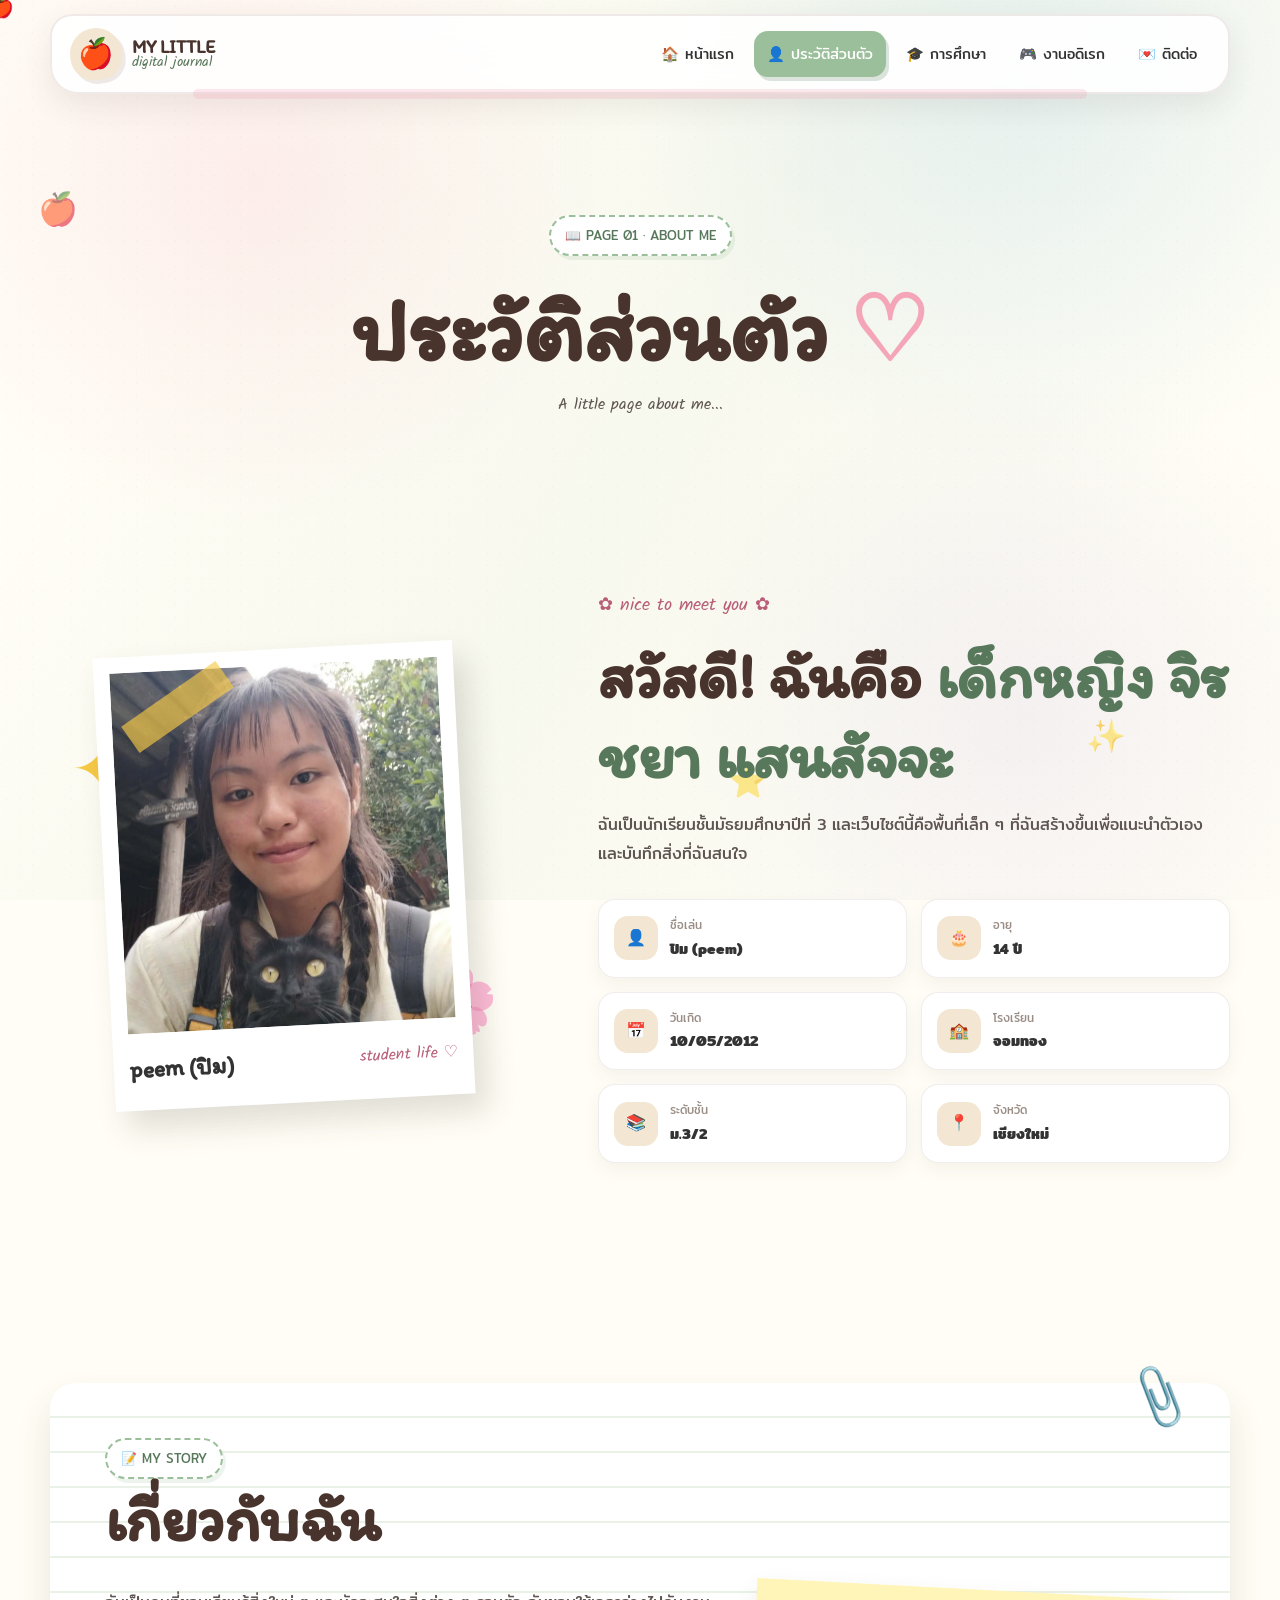
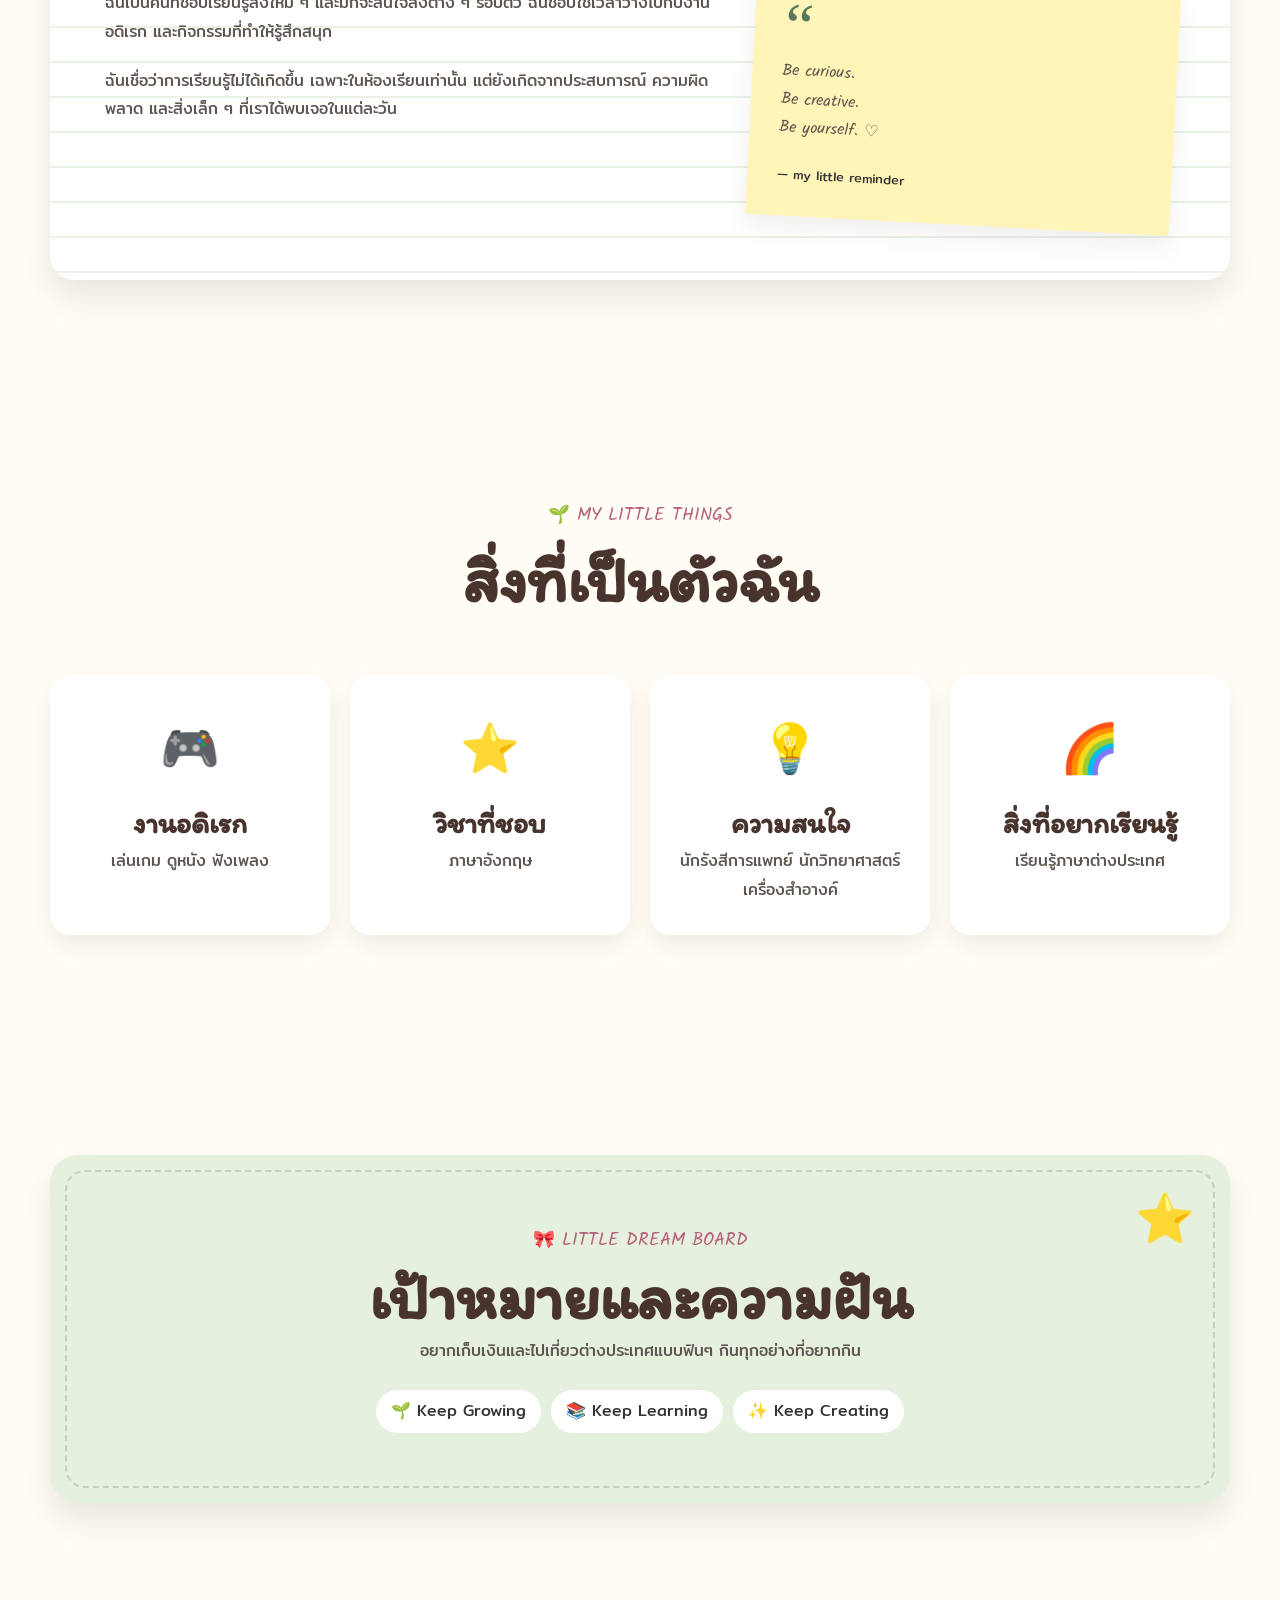
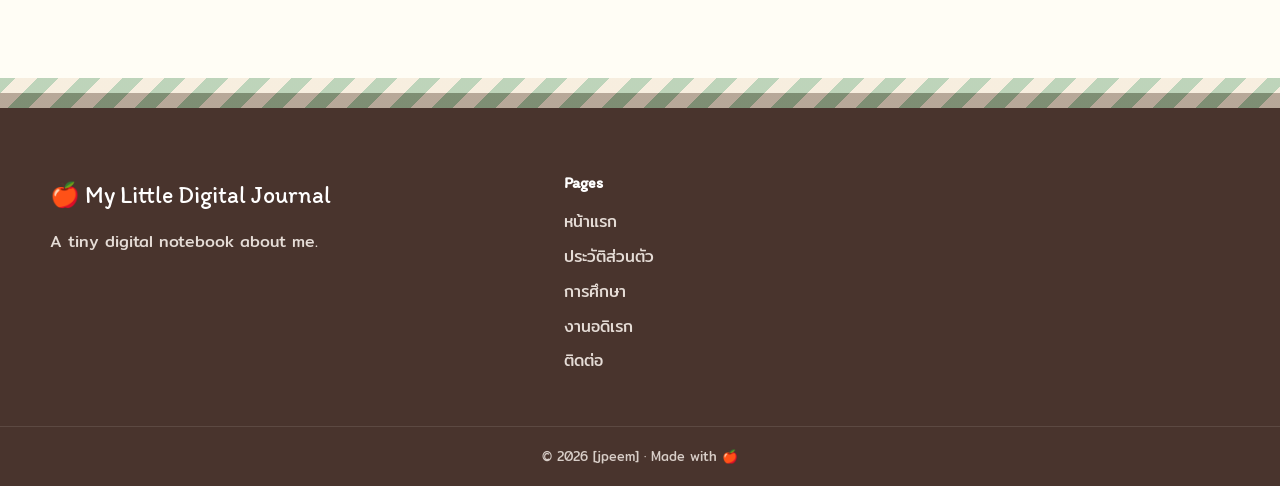
<file: profile.html>
<!DOCTYPE html>
<html lang="th">
<head>

    <meta charset="UTF-8">

    <meta name="viewport"
          content="width=device-width, initial-scale=1.0">

    <meta name="description"
          content="ประวัติส่วนตัว - My Little Digital Journal">

    <title>ประวัติส่วนตัว | My Little Digital Journal</title>

    <link rel="preconnect" href="https://fonts.googleapis.com">
    <link rel="preconnect" href="https://fonts.gstatic.com" crossorigin>

    <link href="https://fonts.googleapis.com/css2?family=Itim&family=Kalam:wght@400;700&family=Mitr:wght@300;400;500;600&display=swap"
          rel="stylesheet">

    <link rel="stylesheet" href="style.css">

</head>

<body>

    <div class="paper-background"></div>

    <div class="floating-decoration decoration-1">🍎</div>
    <div class="floating-decoration decoration-3">🌿</div>
    <div class="floating-decoration decoration-4">✨</div>
    <div class="floating-decoration decoration-6">⭐</div>


    <!-- HEADER -->

    <header class="site-header">

        <nav class="navbar container">

            <a href="index.html" class="brand">

                <span class="brand-apple">🍎</span>

                <span class="brand-text">
                    <strong>MY LITTLE</strong>
                    <small>digital journal</small>
                </span>

            </a>

            <button class="menu-toggle"
                    aria-label="เปิดเมนู"
                    aria-expanded="false">

                <span></span>
                <span></span>
                <span></span>

            </button>

            <div class="nav-menu">

                <a href="index.html" class="nav-link">
                    🏠 หน้าแรก
                </a>

                <a href="profile.html" class="nav-link active">
                    👤 ประวัติส่วนตัว
                </a>

                <a href="education.html" class="nav-link">
                    🎓 การศึกษา
                </a>

                <a href="hobby.html" class="nav-link">
                    🎮 งานอดิเรก
                </a>

                <a href="contact.html" class="nav-link">
                    💌 ติดต่อ
                </a>

            </div>

        </nav>

    </header>


    <main>

        <!-- PAGE HERO -->

        <section class="page-hero section">

            <div class="container">

                <div class="page-title reveal">

                    <span class="mini-label">
                        📖 PAGE 01 · ABOUT ME
                    </span>

                    <h1>
                        ประวัติส่วนตัว
                        <span>♡</span>
                    </h1>

                    <p class="handwriting">
                        A little page about me...
                    </p>

                </div>

            </div>

        </section>


        <!-- PROFILE -->

        <section class="section">

            <div class="container profile-layout">

                <!-- PHOTO -->

                <div class="profile-visual reveal slide-left">

                    <div class="profile-polaroid polaroid rotate-left">

                        <div class="photo-wrap">

                            <img
                                src="images/aa1b01c7-309d-4a5a-8316-9a27ef0dace2.jpg"
                                alt="รูปโปรไฟล์ของฉัน"
                                class="safe-image"
                            >

                            <div class="photo-placeholder">
                                🍎
                                <span>YOUR PHOTO</span>
                            </div>

                        </div>

                        <div class="polaroid-caption">

                            <strong>peem (ปิม)</strong>

                            <span class="handwriting">
                                student life ♡
                            </span>

                        </div>

                    </div>

                    <div class="tape profile-tape"></div>

                    <div class="profile-sticker">
                        🌸
                    </div>

                    <div class="profile-doodle">
                        ✦
                    </div>

                </div>


                <!-- INFO -->

                <div class="profile-info reveal slide-right">

                    <span class="section-kicker">
                        ✿ nice to meet you ✿
                    </span>

                    <h2>
                        สวัสดี! ฉันคือ
                        <span class="highlight-text">
                            เด็กหญิง จิรชยา แสนสััจจะ
                        </span>
                    </h2>

                    <p>
                        ฉันเป็นนักเรียนชั้นมัธยมศึกษาปีที่ 3
                        และเว็บไซต์นี้คือพื้นที่เล็ก ๆ
                        ที่ฉันสร้างขึ้นเพื่อแนะนำตัวเอง
                        และบันทึกสิ่งที่ฉันสนใจ
                    </p>


                    <div class="info-grid">

                        <div class="info-item">
                            <span class="info-icon">👤</span>
                            <div>
                                <small>ชื่อเล่น</small>
                                <strong>ปิม (peem)</strong>
                            </div>
                        </div>

                        <div class="info-item">
                            <span class="info-icon">🎂</span>
                            <div>
                                <small>อายุ</small>
                                <strong>14 ปี</strong>
                            </div>
                        </div>

                        <div class="info-item">
                            <span class="info-icon">📅</span>
                            <div>
                                <small>วันเกิด</small>
                                <strong>10/05/2012</strong>
                            </div>
                        </div>

                        <div class="info-item">
                            <span class="info-icon">🏫</span>
                            <div>
                                <small>โรงเรียน</small>
                                <strong>จอมทอง</strong>
                            </div>
                        </div>

                        <div class="info-item">
                            <span class="info-icon">📚</span>
                            <div>
                                <small>ระดับชั้น</small>
                                <strong>ม.3/2</strong>
                            </div>
                        </div>

                        <div class="info-item">
                            <span class="info-icon">📍</span>
                            <div>
                                <small>จังหวัด</small>
                                <strong>เชียงใหม่</strong>
                            </div>
                        </div>

                    </div>

                </div>

            </div>

        </section>


        <!-- ABOUT ME -->

        <section class="section">

            <div class="container">

                <div class="about-paper reveal">

                    <div class="paperclip">📎</div>

                    <div class="about-heading">

                        <span class="mini-label">
                            📝 MY STORY
                        </span>

                        <h2>
                            เกี่ยวกับฉัน
                        </h2>

                    </div>

                    <div class="about-content">

                        <div class="about-main">

                            <p>
                                ฉันเป็นคนที่ชอบเรียนรู้สิ่งใหม่ ๆ
                                และมักจะสนใจสิ่งต่าง ๆ รอบตัว
                                ฉันชอบใช้เวลาว่างไปกับงานอดิเรก
                                และกิจกรรมที่ทำให้รู้สึกสนุก
                            </p>

                            <p>
                                ฉันเชื่อว่าการเรียนรู้ไม่ได้เกิดขึ้น
                                เฉพาะในห้องเรียนเท่านั้น
                                แต่ยังเกิดจากประสบการณ์
                                ความผิดพลาด และสิ่งเล็ก ๆ
                                ที่เราได้พบเจอในแต่ละวัน
                            </p>

                        </div>

                        <div class="quote-note rotate-right">

                            <span class="big-quote">“</span>

                            <p class="handwriting">
                                Be curious.<br>
                                Be creative.<br>
                                Be yourself. ♡
                            </p>

                            <span>— my little reminder</span>

                        </div>

                    </div>

                </div>

            </div>

        </section>


        <!-- INTERESTS -->

        <section class="section">

            <div class="container">

                <div class="section-heading reveal">

                    <span class="section-kicker">
                        🌱 MY LITTLE THINGS
                    </span>

                    <h2>
                        สิ่งที่เป็นตัวฉัน
                    </h2>

                </div>

                <div class="interest-grid">

                    <div class="interest-card reveal rotate-card">
                        <span>🎮</span>
                        <h3>งานอดิเรก</h3>
                        <p>เล่นเกม ดูหนัง ฟังเพลง</p>
                    </div>

                    <div class="interest-card reveal rotate-card delay-1">
                        <span>⭐</span>
                        <h3>วิชาที่ชอบ</h3>
                        <p>ภาษาอังกฤษ</p>
                    </div>

                    <div class="interest-card reveal rotate-card delay-2">
                        <span>💡</span>
                        <h3>ความสนใจ</h3>
                        <p>นักรังสีการแพทย์ นักวิทยาศาสตร์เครื่องสำอางค์</p>
                    </div>

                    <div class="interest-card reveal rotate-card delay-3">
                        <span>🌈</span>
                        <h3>สิ่งที่อยากเรียนรู้</h3>
                        <p>เรียนรู้ภาษาต่างประเทศ </p>
                    </div>

                </div>

            </div>

        </section>


        <!-- GOAL -->

        <section class="section">

            <div class="container">

                <div class="goal-board reveal scale-in">

                    <div class="goal-star">⭐</div>

                    <span class="section-kicker">
                        🎀 LITTLE DREAM BOARD
                    </span>

                    <h2>
                        เป้าหมายและความฝัน
                    </h2>

                    <p>
                        อยากเก็บเงินและไปเที่ยวต่างประเทศแบบฟินๆ กินทุกอย่างที่อยากกิน 
                    </p>

                    <div class="goal-tags">

                        <span>🌱 Keep Growing</span>
                        <span>📚 Keep Learning</span>
                        <span>✨ Keep Creating</span>

                    </div>

                </div>

            </div>

        </section>

    </main>


    <footer class="site-footer">

        <div class="container footer-grid">

            <div>

                <div class="footer-brand">
                    🍎 My Little Digital Journal
                </div>

                <p>
                    A tiny digital notebook about me.
                </p>

            </div>

            <div>

                <h4>Pages</h4>

                <div class="footer-links">
                    <a href="index.html">หน้าแรก</a>
                    <a href="profile.html">ประวัติส่วนตัว</a>
                    <a href="education.html">การศึกษา</a>
                    <a href="hobby.html">งานอดิเรก</a>
                    <a href="contact.html">ติดต่อ</a>
                </div>

            </div>

        </div>

        <div class="footer-bottom">
            © 2026 [jpeem] · Made with 🍎
        </div>

    </footer>


    <script src="script.js"></script>

</body>
</html>
</file>
<file: style.css>
/* =========================================================
   MY LITTLE DIGITAL JOURNAL
   JOURNAL × SCRAPBOOK × CUTE × MODERN
========================================================= */


/* =========================================================
   01. VARIABLES
========================================================= */

:root {

    --paper: #fffdf5;
    --cream: #f3e7d3;
    --white: #ffffff;

    --sage: #9bbf9a;
    --sage-dark: #58785b;

    --pink: #f4a6b8;
    --pink-dark: #b85e78;

    --coral: #f27d72;

    --mustard: #f6c945;
    --mustard-dark: #a98200;

    --sky: #8ec9e8;
    --sky-light: #e3f3fa;

    --lavender: #b9a7d9;

    --brown: #795548;
    --brown-dark: #49342d;

    --ink: #333333;

    --shadow:
        0 18px 35px rgba(79, 65, 48, 0.12);

    --shadow-soft:
        0 10px 25px rgba(79, 65, 48, 0.09);

    --radius:
        24px;

    --max-width:
        1180px;

    --transition:
        0.35s cubic-bezier(.2,.8,.2,1);

}


/* =========================================================
   02. RESET
========================================================= */

* {
    margin: 0;
    padding: 0;
    box-sizing: border-box;
}

html {
    scroll-behavior: smooth;
}

body {
    font-family: "Mitr", sans-serif;
    color: var(--ink);
    background: var(--paper);
    overflow-x: hidden;
    line-height: 1.8;
}

img {
    max-width: 100%;
    display: block;
}

a {
    color: inherit;
    text-decoration: none;
}

button,
input {
    font: inherit;
}

button {
    border: 0;
}

::selection {
    background: var(--pink);
    color: white;
}


/* =========================================================
   03. TYPOGRAPHY
========================================================= */

h1,
h2,
h3,
h4 {
    font-family: "Itim", cursive;
    line-height: 1.25;
    color: var(--brown-dark);
}

h1 {
    font-size: clamp(3rem, 7vw, 6.5rem);
}

h2 {
    font-size: clamp(2.2rem, 5vw, 4rem);
}

h3 {
    font-size: 1.8rem;
}

p {
    color: #5e5550;
}

.handwriting {
    font-family: "Kalam", cursive;
}

.container {
    width: min(
        calc(100% - 40px),
        var(--max-width)
    );

    margin-inline: auto;
}

.section {
    position: relative;
    padding: 110px 0;
}


/* =========================================================
   04. PAPER BACKGROUND
========================================================= */

.paper-background {
    position: fixed;
    inset: 0;
    z-index: -10;

    background:
        radial-gradient(
            circle at 20% 20%,
            rgba(244,166,184,.18),
            transparent 28%
        ),
        radial-gradient(
            circle at 80% 10%,
            rgba(142,201,232,.18),
            transparent 30%
        ),
        radial-gradient(
            circle at 80% 80%,
            rgba(185,167,217,.15),
            transparent 28%
        ),
        var(--paper);

    overflow: hidden;
}

.paper-background::before {

    content: "";

    position: absolute;
    inset: 0;

    opacity: .45;

    background-image:
        radial-gradient(
            rgba(80,70,60,.12) .7px,
            transparent .7px
        );

    background-size: 13px 13px;
}

.paper-background::after {

    content: "";

    position: absolute;
    inset: -30%;

    background:
        linear-gradient(
            120deg,
            transparent 30%,
            rgba(155,191,154,.08),
            transparent 70%
        );

    animation:
        paperGlow 16s linear infinite;

}

@keyframes paperGlow {

    0% {
        transform: translateX(-10%);
    }

    50% {
        transform: translateX(10%);
    }

    100% {
        transform: translateX(-10%);
    }

}


/* =========================================================
   05. FLOATING DECORATIONS
========================================================= */

.floating-decoration {

    position: fixed;

    z-index: -2;

    pointer-events: none;

    font-size: 2rem;

    opacity: .55;

    animation:
        floating 6s ease-in-out infinite;

}

.decoration-1 {
    left: 3%;
    top: 20%;
}

.decoration-2 {
    right: 6%;
    top: 30%;
    animation-delay: 1s;
}

.decoration-3 {
    left: 8%;
    bottom: 20%;
    animation-delay: 2s;
}

.decoration-4 {
    right: 12%;
    bottom: 15%;
    animation-delay: 1.5s;
}

.decoration-5 {
    left: 45%;
    top: 12%;
    animation-delay: .5s;
}

.decoration-6 {
    right: 40%;
    bottom: 10%;
    animation-delay: 2.5s;
}

.decoration-7 {
    left: 48%;
    bottom: 25%;
    animation-delay: 1.2s;
}

.decoration-8 {
    right: 2%;
    top: 65%;
    animation-delay: 3s;
}

@keyframes floating {

    0%,
    100% {
        transform:
            translateY(0)
            rotate(-5deg);
    }

    50% {
        transform:
            translateY(-18px)
            rotate(6deg);
    }

}


/* =========================================================
   06. HEADER
========================================================= */

.site-header {

    position: sticky;
    top: 14px;

    z-index: 1000;

    padding: 0 0 15px;

}

.navbar {

    min-height: 78px;

    display: flex;
    align-items: center;

    gap: 20px;

    padding: 12px 18px;

    background:
        rgba(255,255,255,.88);

    border:
        2px solid rgba(121,85,72,.12);

    border-radius:
        22px 22px 28px 28px;

    box-shadow:
        0 12px 30px rgba(70,60,50,.09);

    backdrop-filter:
        blur(15px);

    position: relative;

}

.navbar::after {

    content: "";

    position: absolute;

    left: 12%;
    right: 12%;

    bottom: -7px;

    height: 10px;

    background:
        var(--pink);

    border-radius: 20px;

    opacity: .25;

    z-index: -1;

}

.brand {

    display: flex;
    align-items: center;

    gap: 10px;

    flex-shrink: 0;

}

.brand-apple {

    width: 52px;
    height: 52px;

    display: grid;
    place-items: center;

    font-size: 1.8rem;

    background:
        var(--cream);

    border-radius:
        50% 50% 45% 45%;

    transform:
        rotate(-7deg);

    box-shadow:
        3px 4px 0 rgba(121,85,72,.13);

}

.brand-text {

    display: flex;
    flex-direction: column;

    line-height: 1;

}

.brand-text strong {

    font-family: "Itim", cursive;

    font-size: 1.15rem;

    color: var(--brown-dark);

}

.brand-text small {

    font-family: "Kalam", cursive;

    color: var(--sage-dark);

    font-size: .9rem;

}

.nav-menu {

    display: flex;
    align-items: center;

    gap: 7px;

    margin-left: auto;

}

.nav-link {

    padding:
        10px 13px;

    border-radius:
        14px;

    font-size: .9rem;

    transition:
        var(--transition);

    position: relative;

}

.nav-link:hover {

    background:
        #f8eee2;

    transform:
        translateY(-2px)
        rotate(-1deg);

}

.nav-link.active {

    background:
        var(--sage);

    color: white;

    box-shadow:
        3px 4px 0 rgba(88,120,91,.2);

}

.nav-sticker {

    position: absolute;

    right: -8px;
    top: -16px;

    padding:
        5px 12px;

    background:
        var(--mustard);

    font-family:
        "Kalam", cursive;

    transform:
        rotate(5deg);

    box-shadow:
        3px 4px 0 rgba(120,90,0,.15);

}

.menu-toggle {

    display: none;

    width: 48px;
    height: 48px;

    background:
        var(--cream);

    border-radius:
        15px;

    cursor: pointer;

    margin-left: auto;

}

.menu-toggle span {

    display: block;

    width: 23px;
    height: 3px;

    margin: 4px auto;

    background:
        var(--brown);

    border-radius: 20px;

}


/* =========================================================
   07. HERO
========================================================= */

.hero {

    min-height:
        calc(100vh - 100px);

    display: flex;
    align-items: center;

    padding-top: 80px;

}

.hero-grid {

    display: grid;

    grid-template-columns:
        1.05fr .95fr;

    gap: 80px;

    align-items: center;

}

.hero-content {
    position: relative;
}

.mini-label {

    display: inline-block;

    padding:
        7px 14px;

    background:
        #fff;

    border:
        2px dashed var(--sage);

    border-radius:
        30px;

    font-size: .8rem;

    color:
        var(--sage-dark);

    box-shadow:
        3px 4px 0 rgba(155,191,154,.18);

}

.greeting {

    font-size:
        1.3rem;

    color:
        var(--pink-dark);

    margin:
        20px 0 8px;

}

.hero h1 {

    margin:
        5px 0 15px;

}

.name-highlight {

    position: relative;

    display: inline-block;

    color:
        var(--sage-dark);

}

.name-highlight::after {

    content: "";

    position: absolute;

    left: 0;
    right: 0;

    bottom: 3px;

    height: 14px;

    background:
        rgba(246,201,69,.55);

    transform:
        rotate(-2deg);

    z-index: -1;

}

.hero-subtitle {

    font-family:
        "Itim", cursive;

    font-size:
        1.5rem;

    color:
        var(--brown);

}

.hero-description {

    max-width:
        650px;

    margin:
        20px 0;

    font-size:
        1.05rem;

}

.hero-tags {

    display:
        flex;

    flex-wrap:
        wrap;

    gap:
        8px;

    margin:
        20px 0;

}

.hero-tags span {

    padding:
        5px 12px;

    border-radius:
        20px;

    background:
        white;

    box-shadow:
        0 4px 12px rgba(70,60,50,.08);

    font-size:
        .82rem;

}

.hero-buttons {

    display:
        flex;

    flex-wrap:
        wrap;

    gap:
        12px;

    margin-top:
        25px;

}


/* =========================================================
   08. BUTTON
========================================================= */

.btn {

    display:
        inline-flex;

    align-items:
        center;

    justify-content:
        center;

    gap:
        10px;

    padding:
        13px 20px;

    border-radius:
        16px;

    font-weight:
        500;

    transition:
        var(--transition);

    position:
        relative;

    overflow:
        hidden;

    border:
        2px solid transparent;

}

.btn::before {

    content: "";

    position: absolute;

    width: 60px;
    height: 100%;

    top: 0;
    left: -100px;

    background:
        rgba(255,255,255,.45);

    transform:
        skewX(-20deg);

    transition:
        .5s;

}

.btn:hover::before {
    left: 120%;
}

.btn:hover {

    transform:
        translateY(-4px)
        rotate(-1deg);

}

.btn:active {

    transform:
        translateY(1px)
        scale(.98);

}

.btn-primary {

    color:
        white;

    background:
        var(--sage-dark);

    box-shadow:
        5px 6px 0 rgba(88,120,91,.2);

}

.btn-secondary {

    color:
        var(--brown-dark);

    background:
        white;

    border-color:
        var(--cream);

    box-shadow:
        5px 6px 0 rgba(121,85,72,.12);

}


/* =========================================================
   09. PAPER NOTE
========================================================= */

.paper-note {

    position:
        relative;

    background:
        #fff9ce;

    padding:
        20px 24px;

    box-shadow:
        var(--shadow-soft);

}

.rotate-left {
    transform:
        rotate(-3deg);
}

.rotate-right {
    transform:
        rotate(3deg);
}

.paper-note::before {

    content: "";

    position:
        absolute;

    left: 0;
    right: 0;

    top: 0;

    height:
        8px;

    background:
        rgba(255,255,255,.65);

}

.hero-note {

    width:
        230px;

    margin-top:
        35px;

}

.hero-note .pin {

    position:
        absolute;

    top:
        -16px;

    right:
        20px;

    font-size:
        1.3rem;

}


/* =========================================================
   10. HERO POLAROID
========================================================= */

.hero-visual {

    position:
        relative;

    min-height:
        560px;

    display:
        grid;

    place-items:
        center;

}

.polaroid {

    background:
        white;

    padding:
        16px 16px 20px;

    box-shadow:
        12px 18px 30px rgba(70,60,50,.16);

}

.hero-polaroid {

    width:
        min(380px, 90%);

    position:
        relative;

    z-index:
        5;

}

.photo-wrap {

    position:
        relative;

    aspect-ratio:
        1 / 1.1;

    overflow:
        hidden;

    background:
        var(--cream);

}

.photo-wrap img {

    width:
        100%;
    height:
        100%;

    object-fit:
        cover;

}

.photo-placeholder {

    position:
        absolute;

    inset:
        0;

    display:
        none;

    place-items:
        center;

    align-content:
        center;

    gap:
        8px;

    background:
        linear-gradient(
            135deg,
            #f3e7d3,
            #fffdf5
        );

    font-size:
        3rem;

    color:
        var(--brown);

}

.photo-placeholder span {

    font-family:
        "Kalam", cursive;

    font-size:
        1rem;

}

.photo-wrap.image-missing
.photo-placeholder {

    display:
        grid;

}

.photo-wrap.image-missing img {

    display:
        none;

}

.polaroid-caption {

    padding-top:
        14px;

    display:
        flex;

    align-items:
        center;

    justify-content:
        space-between;

}

.polaroid-caption strong {

    font-family:
        "Itim", cursive;

    font-size:
        1.5rem;

}

.polaroid-caption span {

    color:
        var(--pink-dark);

}

.tape {

    position:
        absolute;

    height:
        32px;

    width:
        115px;

    background:
        rgba(246,201,69,.65);

    z-index:
        10;

}

.tape-photo {

    top:
        42px;

    left:
        5px;

    transform:
        rotate(-30deg);

}

.sticker {

    position:
        absolute;

    z-index:
        10;

    filter:
        drop-shadow(4px 5px 0 rgba(70,60,50,.1));

}

.sticker-star {

    top:
        80px;

    right:
        25px;

    font-size:
        3rem;

    transform:
        rotate(15deg);

}

.sticker-apple {

    bottom:
        80px;

    left:
        0;

    font-size:
        3.5rem;

    transform:
        rotate(-12deg);

}

.sticker-flower {

    bottom:
        35px;

    right:
        20px;

    font-size:
        3rem;

}

.floating-note {

    position:
        absolute;

    right:
        0;

    bottom:
        35px;

    padding:
        12px 18px;

    background:
        white;

    box-shadow:
        var(--shadow-soft);

    transform:
        rotate(5deg);

}


/* =========================================================
   11. SECTION HEADING
========================================================= */

.section-heading {

    text-align:
        center;

    margin-bottom:
        55px;

}

.section-kicker {

    font-family:
        "Kalam", cursive;

    color:
        var(--pink-dark);

    font-size:
        1.1rem;

}

.section-heading h2 {

    margin:
        8px 0;

}


/* =========================================================
   12. JOURNAL CARDS
========================================================= */

.journal-grid {

    display:
        grid;

    grid-template-columns:
        repeat(4, 1fr);

    gap:
        20px;

}

.journal-card {

    min-height:
        300px;

    padding:
        30px 25px;

    position:
        relative;

    border-radius:
        20px;

    box-shadow:
        var(--shadow-soft);

    transition:
        var(--transition);

    overflow:
        hidden;

}

.journal-card:hover {

    transform:
        translateY(-9px)
        rotate(-1deg);

    box-shadow:
        var(--shadow);

}

.journal-card::after {

    content:
        "";

    position:
        absolute;

    width:
        100px;
    height:
        100px;

    border-radius:
        50%;

    right:
        -40px;

    bottom:
        -40px;

    background:
        rgba(255,255,255,.35);

}

.card-green {
    background:
        #e5f0df;
}

.card-pink {
    background:
        #fbe0e7;
}

.card-blue {
    background:
        #dff1fa;
}

.card-yellow {
    background:
        #fff3bd;
}

.card-number {

    position:
        absolute;

    top:
        20px;

    right:
        20px;

    font-family:
        "Kalam", cursive;

    opacity:
        .5;

}

.card-icon {

    width:
        65px;
    height:
        65px;

    display:
        grid;

    place-items:
        center;

    background:
        white;

    border-radius:
        20px;

    font-size:
        2rem;

    margin-bottom:
        25px;

    box-shadow:
        4px 5px 0 rgba(70,60,50,.08);

}

.journal-card h3 {

    margin-bottom:
        10px;

}

.journal-card p {

    font-size:
        .9rem;

}

.text-link {

    display:
        inline-block;

    margin-top:
        20px;

    font-weight:
        500;

    color:
        var(--brown-dark);

}


/* =========================================================
   13. GALLERY
========================================================= */

.memory-grid {

    display:
        grid;

    grid-template-columns:
        1.2fr .8fr .9fr;

    gap:
        30px;

    align-items:
        center;

}

.memory-photo {

    position:
        relative;

    background:
        white;

    padding:
        12px;

    box-shadow:
        var(--shadow);

}

.memory-photo img {

    width:
        100%;

    aspect-ratio:
        1 / .8;

    object-fit:
        cover;

}

.memory-large {
    transform:
        rotate(-2deg);
}

.memory-small {
    transform:
        rotate(5deg);
}

.memory-caption {

    display:
        block;

    padding:
        12px;

    color:
        var(--pink-dark);

}

.memory-note {

    min-height:
        240px;

    display:
        grid;

    place-items:
        center;

    text-align:
        center;

}

.big-quote {

    font-family:
        Georgia,
        serif;

    font-size:
        4rem;

    line-height:
        .5;

    color:
        var(--sage-dark);

}


/* =========================================================
   14. CTA
========================================================= */

.cta-paper {

    position:
        relative;

    padding:
        80px 30px;

    text-align:
        center;

    background:
        #fff;

    border:
        2px dashed var(--sage);

    border-radius:
        35px;

    box-shadow:
        var(--shadow);

    overflow:
        hidden;

}

.cta-paper h2 {

    margin:
        10px 0;

}

.cta-paper .btn {

    margin-top:
        25px;

}

.cta-decoration {

    position:
        absolute;

    font-size:
        4rem;

    left:
        30px;

    top:
        20px;

    transform:
        rotate(-15deg);

}

.cta-two {

    left:
        auto;

    right:
        35px;

    top:
        auto;

    bottom:
        20px;

}


/* =========================================================
   15. PAGE HERO
========================================================= */

.page-hero {

    padding:
        120px 0 60px;

}

.page-title {

    text-align:
        center;

}

.page-title h1 {

    margin:
        18px 0 5px;

}

.page-title h1 span {

    color:
        var(--pink);

}


/* =========================================================
   16. PROFILE
========================================================= */

.profile-layout {

    display:
        grid;

    grid-template-columns:
        .85fr 1.15fr;

    gap:
        80px;

    align-items:
        center;

}

.profile-visual {

    position:
        relative;

    min-height:
        520px;

    display:
        grid;

    place-items:
        center;

}

.profile-polaroid {

    width:
        360px;

    position:
        relative;

    z-index:
        2;

}

.profile-tape {

    top:
        75px;

    left:
        70px;

    transform:
        rotate(-35deg);

}

.profile-sticker {

    position:
        absolute;

    right:
        20px;

    bottom:
        80px;

    font-size:
        4rem;

}

.profile-doodle {

    position:
        absolute;

    left:
        20px;

    top:
        80px;

    font-size:
        5rem;

    color:
        var(--mustard);

}

.profile-info h2 {

    margin:
        15px 0;

}

.highlight-text {

    color:
        var(--sage-dark);

    position:
        relative;

}

.info-grid {

    display:
        grid;

    grid-template-columns:
        repeat(2,1fr);

    gap:
        14px;

    margin-top:
        30px;

}

.info-item {

    display:
        flex;

    gap:
        12px;

    align-items:
        center;

    padding:
        15px;

    background:
        white;

    border:
        1px solid rgba(121,85,72,.1);

    border-radius:
        17px;

    box-shadow:
        0 7px 18px rgba(70,60,50,.06);

}

.info-icon {

    width:
        44px;
    height:
        44px;

    display:
        grid;

    place-items:
        center;

    background:
        var(--cream);

    border-radius:
        14px;

}

.info-item small {

    display:
        block;

    color:
        #9a8d85;

    font-size:
        .72rem;

}

.info-item strong {

    display:
        block;

    font-size:
        .9rem;

}


/* =========================================================
   17. ABOUT PAPER
========================================================= */

.about-paper {

    background:
        #fff;

    padding:
        55px;

    border-radius:
        25px;

    box-shadow:
        var(--shadow);

    position:
        relative;

    background-image:
        linear-gradient(
            #ffffff 95%,
            #eaf1e7 95%
        );

    background-size:
        100% 35px;

}

.paperclip {

    position:
        absolute;

    right:
        40px;

    top:
        -30px;

    font-size:
        3rem;

    transform:
        rotate(20deg);

}

.about-heading {

    margin-bottom:
        30px;

}

.about-content {

    display:
        grid;

    grid-template-columns:
        1fr .7fr;

    gap:
        40px;

}

.about-main p {

    margin-bottom:
        20px;

}

.quote-note {

    background:
        #fff5b9;

    padding:
        30px;

    align-self:
        center;

    box-shadow:
        var(--shadow-soft);

}

.quote-note > span:last-child {

    display:
        block;

    margin-top:
        20px;

    font-size:
        .8rem;

}


/* =========================================================
   18. INTERESTS
========================================================= */

.interest-grid {

    display:
        grid;

    grid-template-columns:
        repeat(4,1fr);

    gap:
        20px;

}

.interest-card {

    padding:
        30px 20px;

    text-align:
        center;

    background:
        white;

    border-radius:
        20px;

    box-shadow:
        var(--shadow-soft);

    transition:
        var(--transition);

}

.interest-card:hover {

    transform:
        translateY(-8px)
        rotate(-2deg);

}

.interest-card > span {

    font-size:
        3rem;

}

.interest-card h3 {

    margin:
        15px 0 5px;

}


/* =========================================================
   19. GOAL BOARD
========================================================= */

.goal-board {

    position:
        relative;

    text-align:
        center;

    padding:
        70px 30px;

    background:
        #e6f0df;

    border-radius:
        28px;

    box-shadow:
        var(--shadow);

    overflow:
        hidden;

}

.goal-board::before {

    content:
        "";

    position:
        absolute;

    inset:
        15px;

    border:
        2px dashed rgba(88,120,91,.25);

    border-radius:
        20px;

}

.goal-star {

    position:
        absolute;

    right:
        35px;

    top:
        20px;

    font-size:
        3rem;

}

.goal-tags {

    display:
        flex;

    justify-content:
        center;

    flex-wrap:
        wrap;

    gap:
        10px;

    margin-top:
        25px;

}

.goal-tags span {

    background:
        white;

    padding:
        7px 15px;

    border-radius:
        30px;

}


/* =========================================================
   20. TIMELINE
========================================================= */

.timeline {

    max-width:
        900px;

    margin:
        auto;

    position:
        relative;

}

.timeline::before {

    content:
        "";

    position:
        absolute;

    left:
        50%;

    top:
        0;
    bottom:
        0;

    width:
        4px;

    background:
        var(--sage);

    transform:
        translateX(-50%);

    border-radius:
        20px;

}

.timeline-item {

    width:
        50%;

    padding:
        20px 45px;

    position:
        relative;

}

.timeline-item:nth-child(odd) {

    margin-right:
        auto;

    text-align:
        right;

}

.timeline-item:nth-child(even) {

    margin-left:
        auto;

}

.timeline-dot {

    position:
        absolute;

    top:
        35px;

    width:
        55px;
    height:
        55px;

    display:
        grid;

    place-items:
        center;

    background:
        white;

    border:
        4px solid var(--sage);

    border-radius:
        50%;

    z-index:
        2;

    box-shadow:
        0 5px 15px rgba(70,60,50,.1);

}

.timeline-item:nth-child(odd)
.timeline-dot {

    right:
        -27px;

}

.timeline-item:nth-child(even)
.timeline-dot {

    left:
        -27px;

}

.timeline-card {

    background:
        white;

    padding:
        28px;

    border-radius:
        20px;

    box-shadow:
        var(--shadow-soft);

    position:
        relative;

    text-align:
        left;

    transition:
        var(--transition);

}

.timeline-card:hover {

    transform:
        translateY(-5px);

    box-shadow:
        var(--shadow);

}

.timeline-number {

    font-family:
        "Kalam", cursive;

    color:
        var(--pink-dark);

    font-size:
        .8rem;

}

.timeline-year {

    display:
        block;

    color:
        var(--sage-dark);

    font-size:
        .8rem;

}

.timeline-card h3 {

    margin:
        8px 0;

}

.timeline-card h4 {

    font-family:
        "Mitr", sans-serif;

    font-size:
        .95rem;

    margin-bottom:
        8px;

}

.timeline-sticker {

    position:
        absolute;

    right:
        15px;

    bottom:
        10px;

    font-size:
        1.8rem;

}

.timeline-card.current {

    border:
        3px solid var(--mustard);

}


/* =========================================================
   21. HIGHLIGHTS
========================================================= */

.highlight-grid {

    display:
        grid;

    grid-template-columns:
        repeat(4,1fr);

    gap:
        18px;

}

.highlight-item {

    text-align:
        center;

    padding:
        28px 15px;

    background:
        white;

    border-radius:
        20px;

    box-shadow:
        var(--shadow-soft);

}

.highlight-item span {

    display:
        block;

    font-size:
        2.6rem;

}

.highlight-item small {

    display:
        block;

    color:
        #998d86;

}

.highlight-item strong {

    font-family:
        "Itim", cursive;

    font-size:
        1.2rem;

}


/* =========================================================
   22. TABLE
========================================================= */

.education-table-paper {

    background:
        white;

    padding:
        40px;

    border-radius:
        25px;

    box-shadow:
        var(--shadow);

}

.table-title {

    text-align:
        center;

    margin-bottom:
        30px;

}

.table-wrapper {

    overflow-x:
        auto;

}

table {

    width:
        100%;

    border-collapse:
        separate;

    border-spacing:
        0;

    overflow:
        hidden;

    border-radius:
        18px;

}

th,
td {

    padding:
        16px;

    text-align:
        left;

}

th {

    background:
        var(--sage-dark);

    color:
        white;

    font-family:
        "Itim", cursive;

    font-size:
        1.1rem;

}

td {

    background:
        #fffdf8;

    border-bottom:
        1px dashed #ddd0c7;

}

tr:last-child td {

    border-bottom:
        none;

}

.current-row td {

    background:
        #fff5bd;

}


/* =========================================================
   23. STUDY NOTE
========================================================= */

.study-note {

    max-width:
        850px;

    margin:
        auto;

    display:
        flex;

    gap:
        25px;

    align-items:
        center;

    padding:
        30px;

    background:
        #e2f2fa;

    box-shadow:
        var(--shadow-soft);

}

.study-note-icon {

    font-size:
        3rem;

}


/* =========================================================
   24. HOBBY BENTO
========================================================= */

.hobby-bento {

    display:
        grid;

    grid-template-columns:
        repeat(4,1fr);

    grid-auto-rows:
        minmax(190px, auto);

    gap:
        20px;

}

.hobby-card {

    padding:
        28px;

    border-radius:
        25px;

    position:
        relative;

    overflow:
        hidden;

    transition:
        var(--transition);

    box-shadow:
        var(--shadow-soft);

}

.hobby-card:hover {

    transform:
        translateY(-8px)
        rotate(-1deg);

    box-shadow:
        var(--shadow);

}

.hobby-main {

    grid-column:
        span 2;

    grid-row:
        span 2;

    background:
        #dcebd7;

}

.hobby-pink {
    background:
        #f9dce4;
}

.hobby-blue {
    background:
        #dceff8;
}

.hobby-yellow {
    background:
        #fff0b1;
}

.hobby-green {
    background:
        #e1efdb;
}

.hobby-purple {
    background:
        #e9e1f4;
}

.hobby-wide {

    grid-column:
        span 2;

    background:
        white;

    border:
        3px dashed var(--lavender);

}

.hobby-icon {

    font-size:
        3rem;

    margin-bottom:
        15px;

}

.hobby-main .hobby-icon {

    font-size:
        5rem;

}

.hobby-number {

    position:
        absolute;

    right:
        20px;

    top:
        20px;

    font-family:
        "Kalam", cursive;

}

.hobby-decoration {

    position:
        absolute;

    right:
        30px;

    bottom:
        20px;

    font-size:
        3rem;

}

.hobby-doodle {

    position:
        absolute;

    right:
        20px;

    bottom:
        20px;

    font-family:
        "Kalam", cursive;

    font-size:
        1.4rem;

}


/* =========================================================
   25. FAVORITE
========================================================= */

.favorite-grid {

    display:
        grid;

    grid-template-columns:
        repeat(4,1fr);

    gap:
        25px;

}

.favorite-note {

    padding:
        30px 20px;

    text-align:
        center;

    background:
        #fff7bd;

    box-shadow:
        var(--shadow-soft);

    transition:
        var(--transition);

}

.favorite-note:nth-child(2) {
    background:
        #e4f1fa;
}

.favorite-note:nth-child(3) {
    background:
        #f9dfe7;
}

.favorite-note:nth-child(4) {
    background:
        #e2efdb;
}

.favorite-note:hover {

    transform:
        rotate(0)
        translateY(-8px);

}

.favorite-note span {

    font-size:
        3rem;

}

.favorite-note h3 {

    margin:
        10px 0 4px;

}


/* =========================================================
   26. SCRAPBOOK GALLERY
========================================================= */

.scrapbook-gallery {

    display:
        grid;

    grid-template-columns:
        1fr 1fr .8fr;

    gap:
        35px;

    align-items:
        center;

}

.scrap-photo {

    background:
        white;

    padding:
        14px;

    box-shadow:
        var(--shadow);

    position:
        relative;

}

.scrap-photo img {

    width:
        100%;

    aspect-ratio:
        1 / .8;

    object-fit:
        cover;

}

.scrap-photo p {

    padding:
        12px;

    text-align:
        center;

}

.scrap-message {

    padding:
        40px 25px;

    text-align:
        center;

    background:
        #fff;

    border:
        2px dashed var(--pink);

    box-shadow:
        var(--shadow-soft);

}

.message-icon {

    font-size:
        3rem;

}


/* =========================================================
   27. CONTACT
========================================================= */

.contact-layout {

    display:
        grid;

    grid-template-columns:
        .8fr 1.2fr;

    gap:
        80px;

    align-items:
        center;

}

.contact-intro h2 {

    margin:
        15px 0;

}

.contact-note {

    margin-top:
        35px;

    background:
        #fff5bd;

    padding:
        25px;

    width:
        290px;

    box-shadow:
        var(--shadow-soft);

}

.contact-note span {

    font-size:
        2rem;

}

.contact-cards {

    display:
        grid;

    gap:
        15px;

}

.contact-card {

    display:
        flex;

    align-items:
        center;

    gap:
        20px;

    padding:
        22px;

    background:
        white;

    border-radius:
        20px;

    box-shadow:
        var(--shadow-soft);

    transition:
        var(--transition);

}

.contact-card:hover {

    transform:
        translateX(8px)
        rotate(-1deg);

    box-shadow:
        var(--shadow);

}

.contact-card-icon {

    width:
        60px;
    height:
        60px;

    display:
        grid;

    place-items:
        center;

    font-size:
        1.9rem;

    background:
        var(--cream);

    border-radius:
        18px;

}

.contact-card small {

    color:
        #9c8e86;

}

.contact-card h3 {

    font-family:
        "Mitr", sans-serif;

    font-size:
        1.05rem;

}

.contact-card span {

    color:
        var(--sage-dark);

    font-size:
        .8rem;

}

.static-card {

    cursor:
        default;

}


/* =========================================================
   28. CONTACT BOARD
========================================================= */

.contact-board {

    position:
        relative;

    padding:
        65px 30px;

    text-align:
        center;

    background:
        #f7e7ef;

    box-shadow:
        var(--shadow);

    border-radius:
        25px;

}

.board-tape {

    position:
        absolute;

    width:
        130px;
    height:
        30px;

    top:
        -12px;

    left:
        50%;

    transform:
        translateX(-50%)
        rotate(-2deg);

    background:
        rgba(142,201,232,.65);

}

.social-row {

    display:
        flex;

    justify-content:
        center;

    flex-wrap:
        wrap;

    gap:
        25px;

    margin-top:
        35px;

}

.social-sticker {

    display:
        flex;

    flex-direction:
        column;

    align-items:
        center;

    gap:
        7px;

    min-width:
        130px;

    padding:
        20px;

    background:
        white;

    box-shadow:
        var(--shadow-soft);

    transition:
        var(--transition);

}

.social-sticker:hover {

    transform:
        translateY(-8px)
        rotate(-3deg);

}

.social-sticker {

    font-size:
        2rem;

}

.social-sticker span {

    font-family:
        "Itim", cursive;

    font-size:
        1.2rem;

}


/* =========================================================
   29. GOODBYE
========================================================= */

.goodbye-paper {

    position:
        relative;

    max-width:
        800px;

    margin:
        auto;

    padding:
        70px 30px;

    text-align:
        center;

    background:
        #fff;

    box-shadow:
        var(--shadow);

}

.goodbye-flower {

    position:
        absolute;

    right:
        25px;

    top:
        20px;

    font-size:
        3rem;

}


/* =========================================================
   30. FOOTER
========================================================= */

.site-footer {

    margin-top:
        80px;

    background:
        var(--brown-dark);

    color:
        white;

    position:
        relative;

}

.site-footer::before {

    content:
        "";

    position:
        absolute;

    top:
        -15px;

    left:
        0;
    right:
        0;

    height:
        30px;

    background:
        repeating-linear-gradient(
            -45deg,
            var(--cream),
            var(--cream) 15px,
            var(--sage) 15px,
            var(--sage) 30px
        );

    opacity:
        .65;

}

.footer-grid {

    display:
        grid;

    grid-template-columns:
        1.5fr 1fr 1fr;

    gap:
        60px;

    padding:
        80px 0 50px;

}

.footer-brand {

    font-family:
        "Itim", cursive;

    font-size:
        1.5rem;

    margin-bottom:
        12px;

}

.site-footer p {

    color:
        #e5dcd6;

}

.site-footer h4 {

    color:
        white;

    margin-bottom:
        15px;

}

.footer-links {

    display:
        grid;

    gap:
        6px;

}

.footer-links a {

    color:
        #e5dcd6;

    transition:
        var(--transition);

}

.footer-links a:hover {

    color:
        var(--mustard);

    transform:
        translateX(5px);

}

.footer-love {

    color:
        var(--mustard) !important;

    font-size:
        1.1rem;

}

.footer-bottom {

    padding:
        18px;

    text-align:
        center;

    border-top:
        1px solid rgba(255,255,255,.1);

    color:
        #d8cec8;

    font-size:
        .8rem;

}


/* =========================================================
   31. MUSIC PLAYER
========================================================= */

.music-player {

    position:
        fixed;

    right:
        25px;

    bottom:
        25px;

    z-index:
        900;

    display:
        flex;

    align-items:
        center;

    gap:
        10px;

    padding:
        10px 14px;

    background:
        rgba(255,255,255,.94);

    border:
        2px solid var(--cream);

    border-radius:
        50px;

    box-shadow:
        var(--shadow);

    backdrop-filter:
        blur(10px);

}

.record {

    width:
        42px;
    height:
        42px;

    display:
        grid;

    place-items:
        center;

    border-radius:
        50%;

    background:
        #272727;

    font-size:
        1.3rem;

}

.music-player.playing .record {

    animation:
        recordSpin 2s linear infinite;

}

@keyframes recordSpin {

    to {
        transform:
            rotate(360deg);
    }

}

.music-info {

    display:
        flex;

    flex-direction:
        column;

    line-height:
        1.2;

}

.music-info strong {

    font-family:
        "Itim", cursive;

    font-size:
        .9rem;

}

.music-info span {

    font-size:
        .65rem;

    color:
        #998d86;

}

.music-button {

    width:
        36px;
    height:
        36px;

    border-radius:
        50%;

    background:
        var(--sage);

    color:
        white;

    cursor:
        pointer;

}

#volumeControl {

    width:
        65px;

    accent-color:
        var(--sage-dark);

}


/* =========================================================
   32. SCROLL REVEAL
========================================================= */

.reveal {

    opacity:
        0;

    transition:
        opacity .8s ease,
        transform .8s cubic-bezier(.2,.8,.2,1);

}

.reveal.active {

    opacity:
        1;

}

.slide-up {

    transform:
        translateY(45px);

}

.slide-up.active {

    transform:
        translateY(0);

}

.slide-left {

    transform:
        translateX(-50px);

}

.slide-left.active {

    transform:
        translateX(0);

}

.slide-right {

    transform:
        translateX(50px);

}

.slide-right.active {

    transform:
        translateX(0);

}

.scale-in {

    transform:
        scale(.9);

}

.scale-in.active {

    transform:
        scale(1);

}

.delay-1 {
    transition-delay: .1s;
}

.delay-2 {
    transition-delay: .2s;
}

.delay-3 {
    transition-delay: .3s;
}

.delay-4 {
    transition-delay: .4s;
}


/* =========================================================
   33. CUSTOM CURSOR
========================================================= */

body.custom-cursor-enabled,
body.custom-cursor-enabled * {

    cursor:
        none;

}

.cursor-apple {

    position:
        fixed;

    width:
        25px;
    height:
        25px;

    z-index:
        99999;

    pointer-events:
        none;

    transform:
        translate(-50%,-50%);

    transition:
        transform .08s linear;

    font-size:
        1.3rem;

}

.cursor-particle {

    position:
        fixed;

    pointer-events:
        none;

    z-index:
        99998;

    font-size:
        11px;

    animation:
        particleFade .8s ease-out forwards;

}

@keyframes particleFade {

    0% {

        opacity:
            .8;

        transform:
            translateY(0)
            scale(1);

    }

    100% {

        opacity:
            0;

        transform:
            translateY(-25px)
            scale(.4);

    }

}


/* =========================================================
   34. RESPONSIVE
========================================================= */

@media (max-width: 1050px) {

    .nav-menu {
        gap: 2px;
    }

    .nav-link {
        padding:
            9px 8px;

        font-size:
            .78rem;
    }

    .journal-grid {
        grid-template-columns:
            repeat(2,1fr);
    }

    .hero-grid {
        gap:
            45px;
    }

    .hobby-bento {
        grid-template-columns:
            repeat(2,1fr);
    }

    .hobby-main {
        grid-column:
            span 2;
    }

    .hobby-wide {
        grid-column:
            span 2;
    }

}


/* TABLET */

@media (max-width: 800px) {

    .site-header {
        top: 8px;
    }

    .navbar {
        min-height:
            68px;
    }

    .menu-toggle {
        display:
            block;
    }

    .nav-menu {

        position:
            absolute;

        left:
            15px;

        right:
            15px;

        top:
            calc(100% + 10px);

        display:
            none;

        flex-direction:
            column;

        align-items:
            stretch;

        padding:
            15px;

        background:
            white;

        border-radius:
            20px;

        box-shadow:
            var(--shadow);

    }

    .nav-menu.open {
        display:
            flex;
    }

    .nav-link {
        padding:
            13px;

        font-size:
            .95rem;
    }

    .nav-sticker {
        display:
            none;
    }

    .hero-grid,
    .profile-layout,
    .contact-layout {
        grid-template-columns:
            1fr;
    }

    .hero-content {
        text-align:
            center;
    }

    .hero-description {
        margin-inline:
            auto;
    }

    .hero-tags,
    .hero-buttons {
        justify-content:
            center;
    }

    .hero-visual {
        min-height:
            480px;
    }

    .hero-note {
        margin-inline:
            auto;
    }

    .profile-visual {
        order:
            1;
    }

    .profile-info {
        order:
            2;
    }

    .about-content {
        grid-template-columns:
            1fr;
    }

    .interest-grid,
    .highlight-grid,
    .favorite-grid {
        grid-template-columns:
            repeat(2,1fr);
    }

    .memory-grid,
    .scrapbook-gallery {
        grid-template-columns:
            1fr 1fr;
    }

    .memory-note,
    .scrap-message {
        grid-column:
            span 2;
    }

    .timeline::before {
        left:
            25px;
    }

    .timeline-item {
        width:
            100%;

        padding-left:
            70px;

        padding-right:
            0;

        text-align:
            left !important;
    }

    .timeline-item:nth-child(odd),
    .timeline-item:nth-child(even) {
        margin:
            0;
    }

    .timeline-dot,
    .timeline-item:nth-child(odd) .timeline-dot,
    .timeline-item:nth-child(even) .timeline-dot {

        left:
            -2px;

        right:
            auto;

    }

    .footer-grid {
        grid-template-columns:
            1fr 1fr;
    }

}


/* MOBILE */

@media (max-width: 600px) {

    .container {
        width:
            min(
                calc(100% - 25px),
                var(--max-width)
            );
    }

    .section {
        padding:
            75px 0;
    }

    .page-hero {
        padding:
            80px 0 30px;
    }

    h1 {
        font-size:
            clamp(2.7rem, 15vw, 4.2rem);
    }

    h2 {
        font-size:
            2.5rem;
    }

    .brand-text {
        display:
            none;
    }

    .brand-apple {
        width:
            45px;
        height:
            45px;
    }

    .hero {
        padding-top:
            40px;
    }

    .hero-grid {
        gap:
            20px;
    }

    .hero-visual {
        min-height:
            390px;
    }

    .hero-polaroid {
        width:
            82%;
    }

    .sticker-star {
        right:
            0;

        top:
            30px;
    }

    .sticker-apple {
        left:
            0;

        bottom:
            50px;
    }

    .floating-note {
        right:
            0;

        bottom:
            10px;

        font-size:
            .75rem;
    }

    .hero-note {
        width:
            210px;
    }

    .journal-grid,
    .interest-grid,
    .highlight-grid,
    .favorite-grid {
        grid-template-columns:
            1fr;
    }

    .memory-grid,
    .scrapbook-gallery {
        grid-template-columns:
            1fr;
    }

    .memory-note,
    .scrap-message {
        grid-column:
            auto;
    }

    .hobby-bento {
        grid-template-columns:
            1fr;
    }

    .hobby-main,
    .hobby-wide {
        grid-column:
            auto;
    }

    .hobby-main {
        grid-row:
            span 1;
    }

    .about-paper,
    .education-table-paper {
        padding:
            25px 18px;
    }

    .info-grid {
        grid-template-columns:
            1fr;
    }

    .profile-polaroid {
        width:
            90%;
    }

    .profile-visual {
        min-height:
            420px;
    }

    .study-note {
        flex-direction:
            column;

        text-align:
            center;
    }

    .footer-grid {
        grid-template-columns:
            1fr;

        gap:
            35px;
    }

    .music-player {

        right:
            10px;

        bottom:
            10px;

        max-width:
            calc(100% - 20px);

    }

    .music-info {
        display:
            none;
    }

    #volumeControl {
        width:
            55px;
    }

}


/* =========================================================
   35. REDUCED MOTION
========================================================= */

@media (prefers-reduced-motion: reduce) {

    *,
    *::before,
    *::after {

        animation-duration:
            .01ms !important;

        animation-iteration-count:
            1 !important;

        scroll-behavior:
            auto !important;

        transition-duration:
            .01ms !important;

    }

}
</file>
